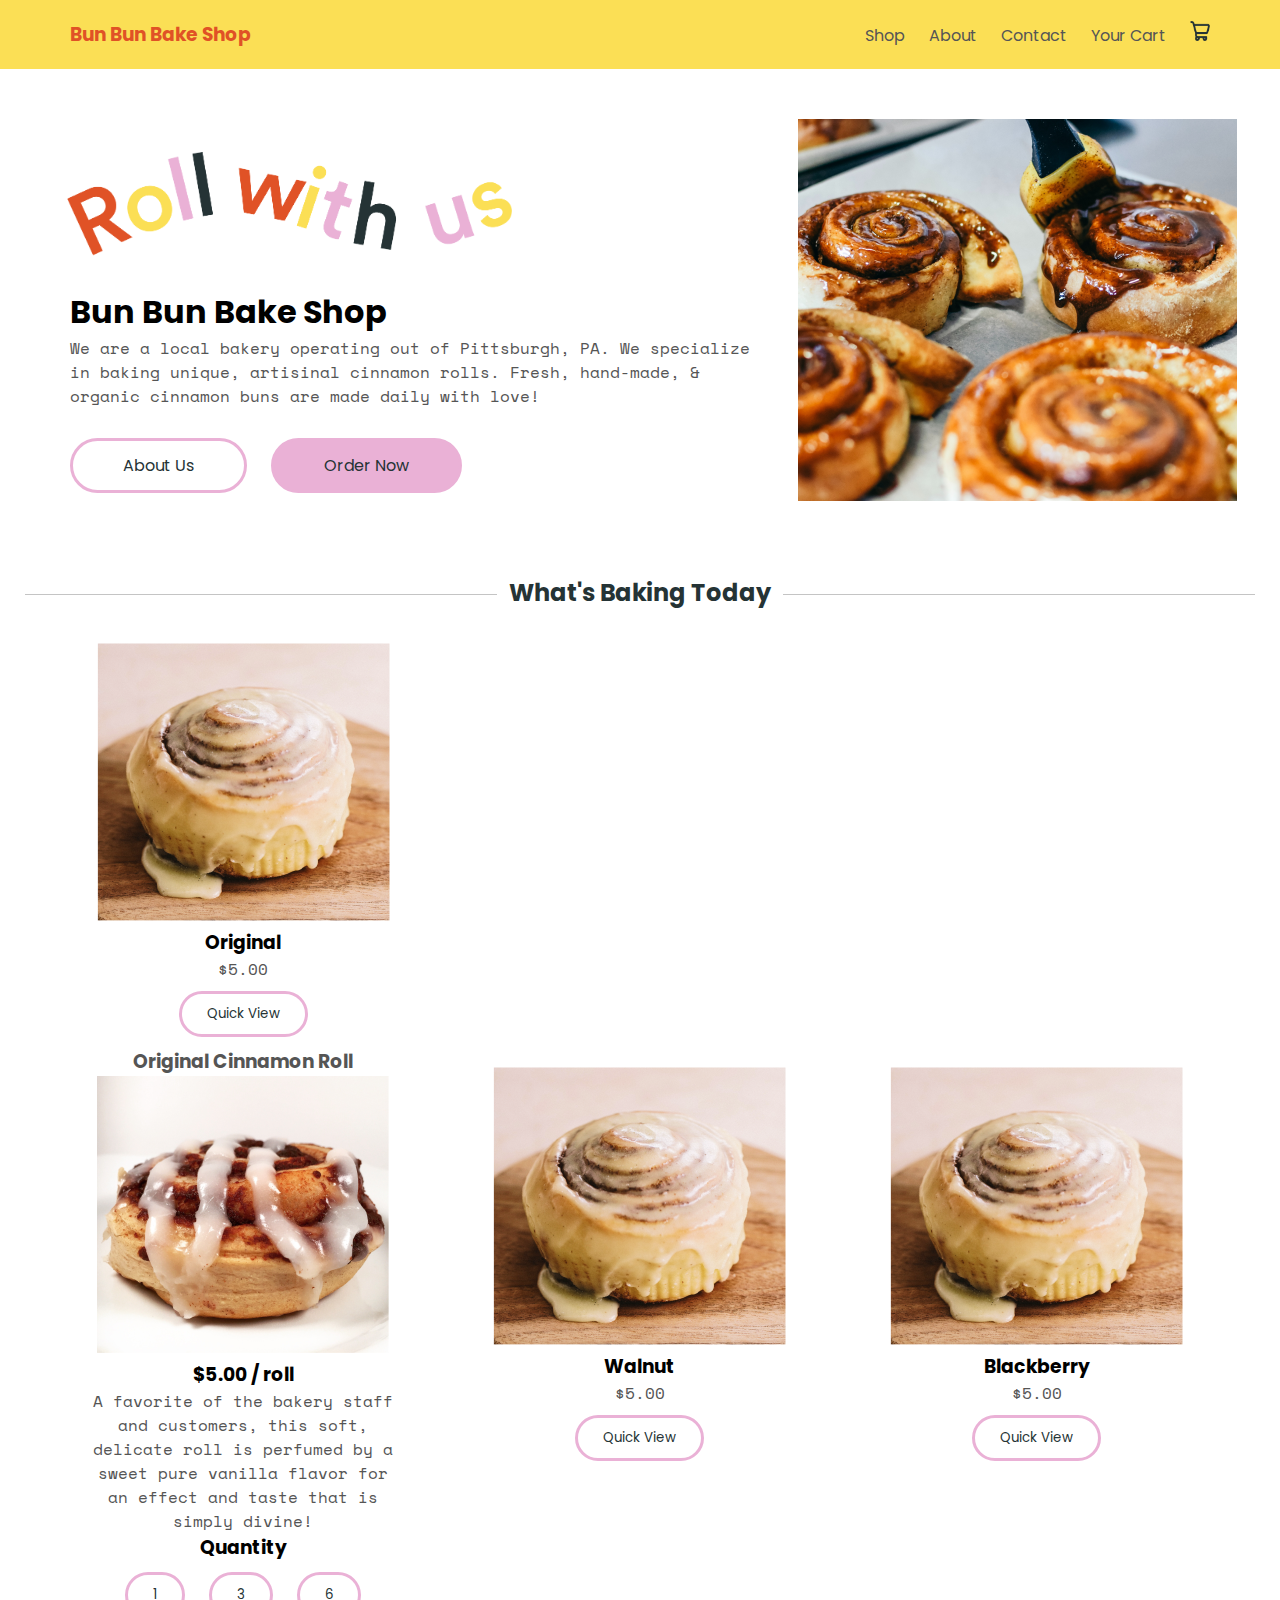
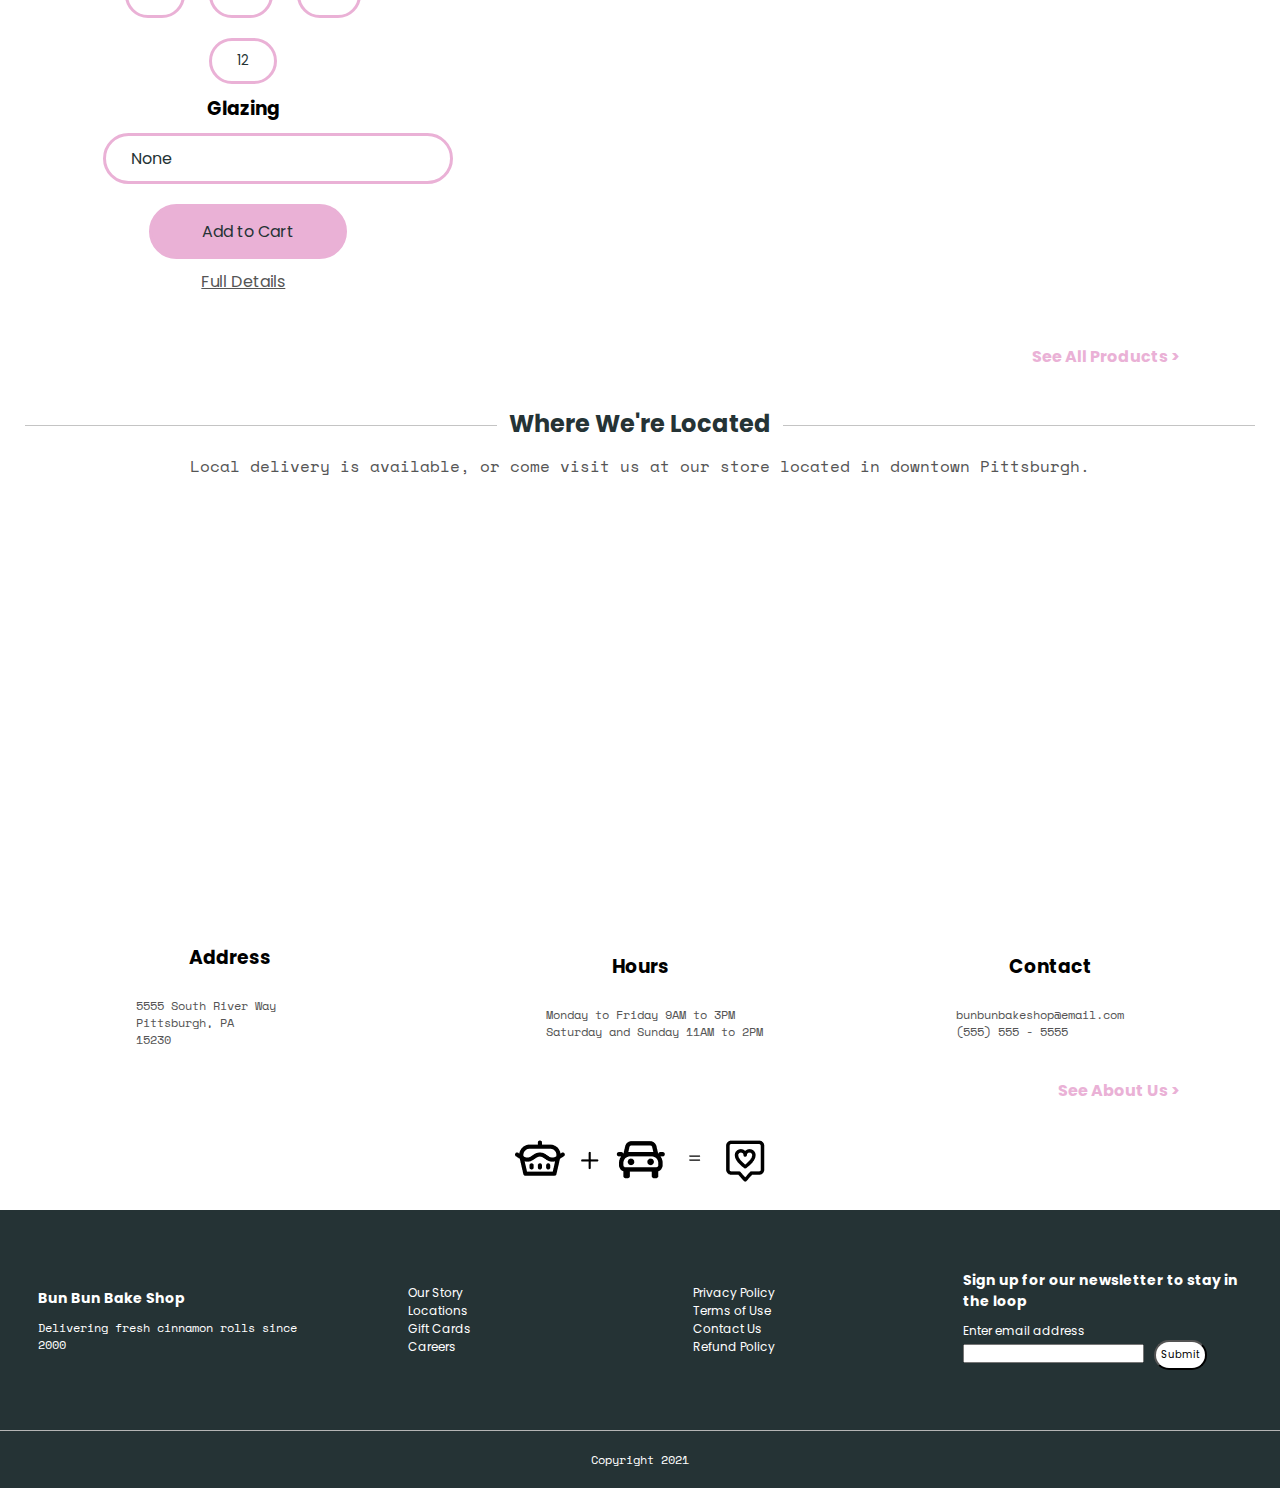
<file: index.html>
<!DOCTYPE html>
<html lang="en">
<head>
	<meta charset="UTF-8">
	<title>Bun Bun Bake Shop!</title>
	<link rel="stylesheet" href="css/Assignment5style.css">
	<script src="js/Assignment5_js.js"></script>
	<!------Google Fonts----------->
	<link rel="preconnect" href="https://fonts.googleapis.com">
	<link rel="preconnect" href="https://fonts.gstatic.com" crossorigin>
	<link rel="stylesheet" href="https://fonts.googleapis.com/css2?family=Poppins:wght@400;500;600;700&display=swap"> 
	<link rel="stylesheet" href="https://fonts.googleapis.com/css2?family=Space+Mono&display=swap">
</head>
<body>


	<div class="header">
	<div class ="container">

		<!------Navigation Bar----------->
		<div class="navbar">
			<div class="logo">
				<!---- Logo image: <img src="assets/BBBSLogo.png" alt="Bun Bun Bake Shop">--->
				<h3>Bun Bun Bake Shop</h3>
			</div>
				<nav>
					<ul>
						<li><a href="Assignment5_Products.html">Shop</a></li>
						<li><a href="">About</a></li>
						<li><a href="Assignment5_Contact.html">Contact</a></li>
						<li><a href="">Your Cart</a></li>
					</ul>
				<img class="cart-icon" src="assets/CartIcon.png" width="20px" height="20px">
				</nav>
		</div>

		<!------Intro Section----------->

		<div class="row">
			<div class="col-60p">
				<img class="slogan" src="assets/RollWithUs_v2.png" alt="Roll with us">
				<div class="introduction">
					<h1> Bun Bun Bake Shop</h1>
					<p>We are a local bakery operating out of Pittsburgh, PA. We specialize in baking unique, artisinal cinnamon rolls. Fresh, hand-made, & organic cinnamon buns are made daily with love!</p>
					<a href="" class="btn2">About Us</a>
					<a href="Assignment5_Products.html" class="btn">Order Now</a>
				</div>
			</div>

			<div class="col-40p">
				<div style="padding:30px">
				<img src="assets/CinBun_hero.png" alt="Cinnamon Bun Home Page Picture">
				</div>
			</div>
		</div>	
	</div>

	<!------What's Baking Today Section----------->
	<div class="baking-today">
		<h2 class="title">What's Baking Today</h2>
		<div class="row" style="padding:20px">
			<!------<img id="bs-sticker-home" src="assets/BestSellerSticker.png"> ---->
			<div class="col-3">
				<a href="Assignment5_ProductDetails.html"><img class="CinBun" src="assets/CinBun.png" alt="Cinnamon Bun Original Flavor"></a>
				<h3>Original</h3>
				<p>$5.00</p>
				<button class="Quick-View-Home-Button" onclick="on()">Quick View</button>

				<!---------- Quick View Pop-Up ----------->

					<div id="overlay" onclick="off()">
						<div id="text">
							<a href="Assignment5_ProductDetails.html" id="quick-view-header">
									<h3>Original Cinnamon Roll</h3>
							</a>
							<div id="quick-view-description">
								<div class="CinBun-Quick-View-img">
									<img src="assets/CinBun_QuickView.png" alt="Cinnamon Bun Original Flavor Quick View">
								</div>
								<div class="CinBun-Quick-View-text">
									<h3>$5.00 / roll</h3>
									<p>A favorite of the bakery staff and customers, this soft, delicate roll is perfumed by a sweet pure vanilla flavor for an effect and taste that is simply divine!</p>
								</div>
							</div>
									
								<h3>Quantity</h3>
									<button class="quantity-btn-quick-view">1</button>
									<button class="quantity-btn-quick-view">3</button>
									<button class="quantity-btn-quick-view">6</button>
									<button class="quantity-btn-quick-view">12</button>
								<h3>Glazing</h3>
									<div class="dropdown">
									  <button onclick="myFunction()" class="drop-btn">None</button>
									  <div id="myDropdown" class="dropdown-content">
									    <a href="#">Sugar-Milk</a>
									    <a href="#">Vanilla-Milk</a>
									    <a href="#">Double Chocolate</a>
									  </div>
									</div>
								<a href="" class="btn">Add to Cart</a>
									<br>
								<a href="Assignment5_ProductDetails.html"><u>Full Details</u></a>
						</div>

				<!------ End of Quick View Pop Up ----------->
						
				</div>
			</div>
			<div class="col-3">
				<img class="CinBun" src="assets/CinBun.png" alt="Cinnamon Bun Walnut Flavor">
				<h3>Walnut</h3>
				<p>$5.00</p>
				<button class="Quick-View-Home-Button">Quick View</button>

			</div>
			<div class="col-3">
				<img class="CinBun" src="assets/CinBun.png" alt="Cinnamon Bun Blackberry Flavor">
				<h3>Blackberry</h3>
				<p>$5.00</p>
				<button class="Quick-View-Home-Button">Quick View</button>
			</div>
		</div>
	<a class="quicklink" href="">See All Products ></a>
	</div>

	<!------Where We're Located Section----------->

	<div class="located">
		<h2 class="title">Where We're Located</h2>
		<div class="row">
			<p>Local delivery is available, or come visit us at our store located in downtown Pittsburgh.</p>
			 <iframe src="https://www.google.com/maps/embed?pb=!1m14!1m12!1m3!1d13687.922801774816!2d-79.97016546578811!3d40.437750480097286!2m3!1f0!2f0!3f0!3m2!1i1024!2i768!4f13.1!5e0!3m2!1sen!2sus!4v1632497418060!5m2!1sen!2sus" width="1080" height="450" style="border:0;padding-top:20px;display:block;" allowfullscreen="" loading="lazy"></iframe>
			<div class="col-3">
				<h3>Address</h3>
				<p>5555 South River Way<br>Pittsburgh, PA<br>15230</p>
			</div>
			<div class="col-3">
				<h3>Hours</h3>
				<p>Monday to Friday 9AM to 3PM<br>Saturday and Sunday 11AM to 2PM</p>
			</div>
			<div class="col-3">
				<h3>Contact</h3>
				<p>bunbunbakeshop@email.com<br>(555) 555 - 5555</p>
			</div>
		
		</div>
		<a class="quicklink" href="">See About Us ></a>
	</div>

	<div class="bun-car-heart-icons">
		<center><img src="assets/BunCarHeartIcons.png" alt="car heart and bun icon"></center>
	</div>


	<!------Footer Section----------->

	<div class="footer">
		<div class="container">
		<div class="row">
				<div class="footer-col-1">
					<h3>Bun Bun Bake Shop</h3>
					<p>Delivering fresh cinnamon rolls since 2000</p>
				</div>
				<div class="footer-col-2">
					<ul>
						<li>Our Story</li>
						<li>Locations</li>
						<li>Gift Cards</li>
						<li>Careers</li>
					</ul>
				</div>
				<div class="footer-col-3">
					<ul>
						<li>Privacy Policy</li>
						<li>Terms of Use</li>
						<li>Contact Us</li>
						<li>Refund Policy</li>
					</ul>
				</div>
				<div class="footer-col-4">
					<h3>Sign up for our newsletter to stay in the loop</h3>
					<label for="email">Enter email address</label>
					<input type="email" id="email" name="email"><button>Submit</button>
				</div>
		</div>
		<hr>
		<p class="copyright">Copyright 2021</p>
	</div>


</div>




</body>
</html>
</file>
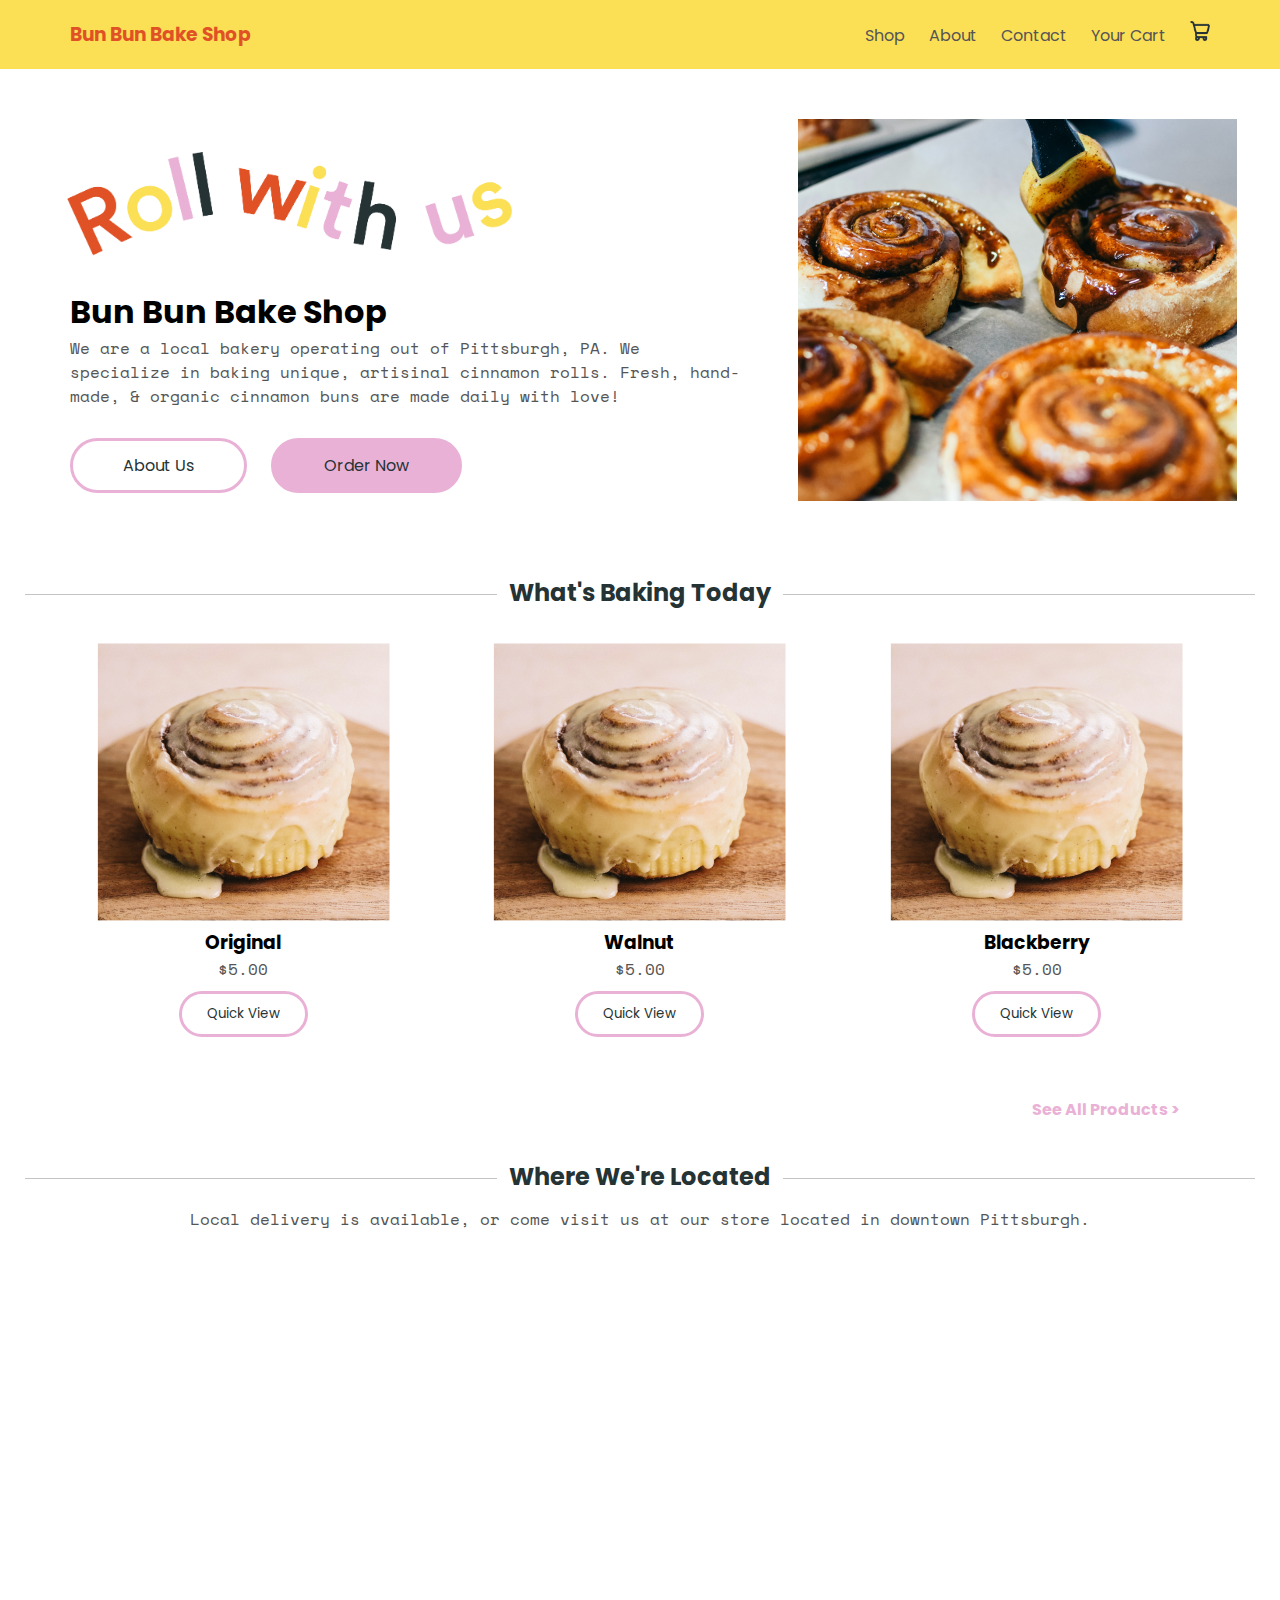
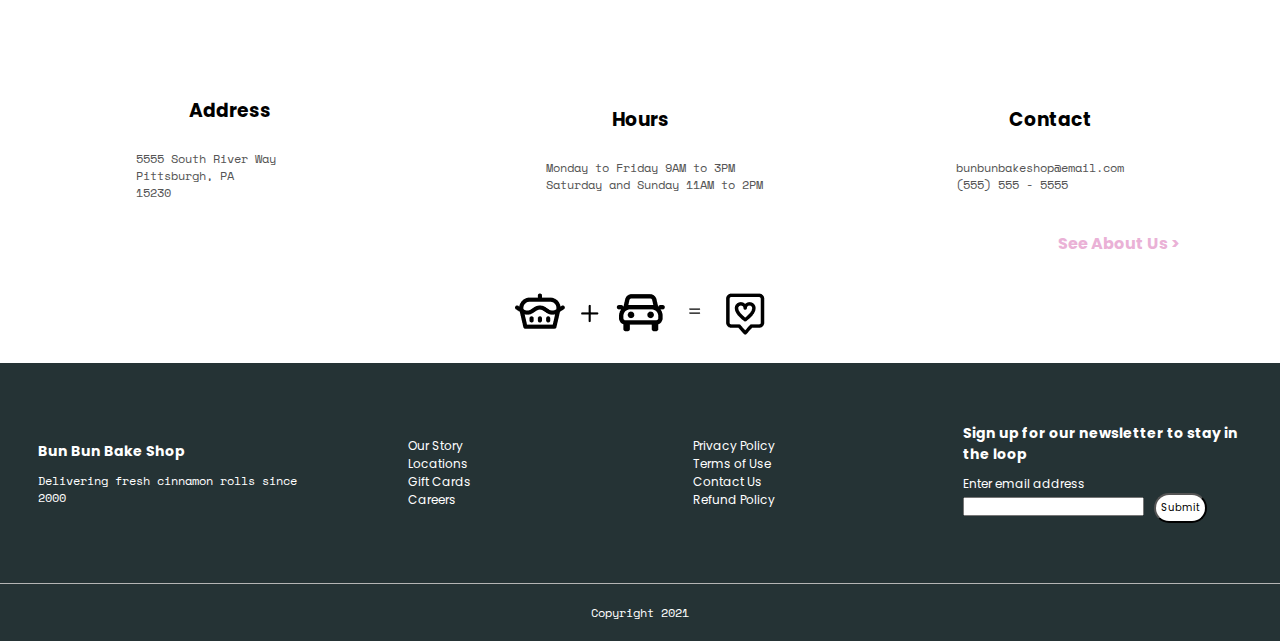
<file: Assignment_6A/index.html>
<!DOCTYPE html>
<html lang="en">
<head>
	<meta charset="UTF-8">
	<title>Bun Bun Bake Shop!</title>
	<link rel="stylesheet" href="css/Assignment5style.css">
	<script src="js/Assignment5_js.js"></script>
	<!------Google Fonts----------->
	<link rel="preconnect" href="https://fonts.googleapis.com">
	<link rel="preconnect" href="https://fonts.gstatic.com" crossorigin>
	<link rel="stylesheet" href="https://fonts.googleapis.com/css2?family=Poppins:wght@400;500;600;700&display=swap"> 
	<link rel="stylesheet" href="https://fonts.googleapis.com/css2?family=Space+Mono&display=swap">
</head>
<body>


<div class="header">

	<div class ="container">

		<!------Navigation Bar----------->
		<div class="navbar">
			<div class="logo">
				<!---- Logo image: <img src="assets/BBBSLogo.png" alt="Bun Bun Bake Shop">--->
				<h3>Bun Bun Bake Shop</h3>
			</div>
				<nav>
					<ul>
						<li><a href="Assignment5_Products.html">Shop</a></li>
						<li><a href="">About</a></li>
						<li><a href="Assignment5_Contact.html">Contact</a></li>
						<li><a href="Assignment6_ShoppingCart.html" id="your-cart">Your Cart</a></li>
					</ul>
				<img class="cart-icon" src="assets/CartIcon.png" width="20px" height="20px">
				</nav>
		</div>

		<!------Intro Section----------->

		<div class="row">
			<div class="col-60p">
				<img class="slogan" src="assets/RollWithUs_v2.png" alt="Roll with us">
				<div class="introduction">
					<h1> Bun Bun Bake Shop</h1>
					<p>We are a local bakery operating out of Pittsburgh, PA. We specialize in baking unique, artisinal cinnamon rolls. Fresh, hand-made, & organic cinnamon buns are made daily with love!</p>
					<a href="" class="btn2">About Us</a>
					<a href="Assignment5_Products.html" class="btn">Order Now</a>
				</div>
			</div>

			<div class="col-40p">
				<div style="padding:30px">
				<img src="assets/CinBun_hero.png" alt="Cinnamon Bun Home Page Picture">
				</div>
			</div>
		
	</div>
	</div>

	<!------What's Baking Today Section----------->
	<div class="baking-today">
		<h2 class="title">What's Baking Today</h2>
		<div class="row" style="padding:20px">
			<!------<img id="bs-sticker-home" src="assets/BestSellerSticker.png"> ---->
			<div class="col-3">
				<a href="Assignment5_ProductDetails.html"><img class="CinBun" src="assets/CinBun.png" alt="Cinnamon Bun Original Flavor"></a>
				<h3>Original</h3>
				<p>$5.00</p>
				<button class="Quick-View-Home-Button" onclick="on()">Quick View</button>

				<!---------- Quick View Pop-Up ----------->

					<div id="overlay" onclick="off()">
						<div id="text">
							<a href="Assignment5_ProductDetails.html" id="quick-view-header">
									<h3>Original Cinnamon Roll</h3>
							</a>
							<div id="quick-view-description">
								<div class="CinBun-Quick-View-img">
									<img src="assets/CinBun_QuickView.png" alt="Cinnamon Bun Original Flavor Quick View">
								</div>
								<div class="CinBun-Quick-View-text">
									<h3>$5.00 / roll</h3>
									<p>A favorite of the bakery staff and customers, this soft, delicate roll is perfumed by a sweet pure vanilla flavor for an effect and taste that is simply divine!</p>
								</div>
							</div>
									
								<h3>Quantity</h3>
									<button class="quantity-btn-quick-view">1</button>
									<button class="quantity-btn-quick-view">3</button>
									<button class="quantity-btn-quick-view">6</button>
									<button class="quantity-btn-quick-view">12</button>
								<h3>Glazing</h3>
									<div class="dropdown">
									  <button onclick="myFunction()" class="drop-btn">None</button>
									  <div id="myDropdown" class="dropdown-content">
									    <a href="#">Sugar-Milk</a>
									    <a href="#">Vanilla-Milk</a>
									    <a href="#">Double Chocolate</a>
									  </div>
									</div>
								<a href="" class="btn">Add to Cart</a>
									<br>
								<a href="Assignment5_ProductDetails.html"><u>Full Details</u></a>
						</div>

				<!------ End of Quick View Pop Up ----------->
						
				</div>
			</div>
			<div class="col-3">
				<img class="CinBun" src="assets/CinBun.png" alt="Cinnamon Bun Walnut Flavor">
				<h3>Walnut</h3>
				<p>$5.00</p>
				<button class="Quick-View-Home-Button">Quick View</button>

			</div>
			<div class="col-3">
				<img class="CinBun" src="assets/CinBun.png" alt="Cinnamon Bun Blackberry Flavor">
				<h3>Blackberry</h3>
				<p>$5.00</p>
				<button class="Quick-View-Home-Button">Quick View</button>
			</div>
		</div>
	<a class="quicklink" href="">See All Products ></a>
	</div>

	<!------Where We're Located Section----------->

	<div class="located">
		<h2 class="title">Where We're Located</h2>
		<div class="row">
			<p>Local delivery is available, or come visit us at our store located in downtown Pittsburgh.</p>
			 <iframe src="https://www.google.com/maps/embed?pb=!1m14!1m12!1m3!1d13687.922801774816!2d-79.97016546578811!3d40.437750480097286!2m3!1f0!2f0!3f0!3m2!1i1024!2i768!4f13.1!5e0!3m2!1sen!2sus!4v1632497418060!5m2!1sen!2sus" width="1080" height="450" style="border:0;padding-top:20px;display:block;" allowfullscreen="" loading="lazy"></iframe>
			<div class="col-3">
				<h3>Address</h3>
				<p>5555 South River Way<br>Pittsburgh, PA<br>15230</p>
			</div>
			<div class="col-3">
				<h3>Hours</h3>
				<p>Monday to Friday 9AM to 3PM<br>Saturday and Sunday 11AM to 2PM</p>
			</div>
			<div class="col-3">
				<h3>Contact</h3>
				<p>bunbunbakeshop@email.com<br>(555) 555 - 5555</p>
			</div>
		
		</div>
		<a class="quicklink" href="">See About Us ></a>
	</div>

	<div class="bun-car-heart-icons">
		<center><img src="assets/BunCarHeartIcons.png" alt="car heart and bun icon"></center>
	</div>


	<!------Footer Section----------->

	<div class="footer">
		<div class="container">
		<div class="row">
				<div class="footer-col-1">
					<h3>Bun Bun Bake Shop</h3>
					<p>Delivering fresh cinnamon rolls since 2000</p>
				</div>
				<div class="footer-col-2">
					<ul>
						<li>Our Story</li>
						<li>Locations</li>
						<li>Gift Cards</li>
						<li>Careers</li>
					</ul>
				</div>
				<div class="footer-col-3">
					<ul>
						<li>Privacy Policy</li>
						<li>Terms of Use</li>
						<li>Contact Us</li>
						<li>Refund Policy</li>
					</ul>
				</div>
				<div class="footer-col-4">
					<h3>Sign up for our newsletter to stay in the loop</h3>
					<label for="email">Enter email address</label>
					<input type="email" id="email" name="email"><button>Submit</button>
				</div>
		</div>
		<hr>
		<p class="copyright">Copyright 2021</p>
	</div>


</div>




</body>
</html>
</file>
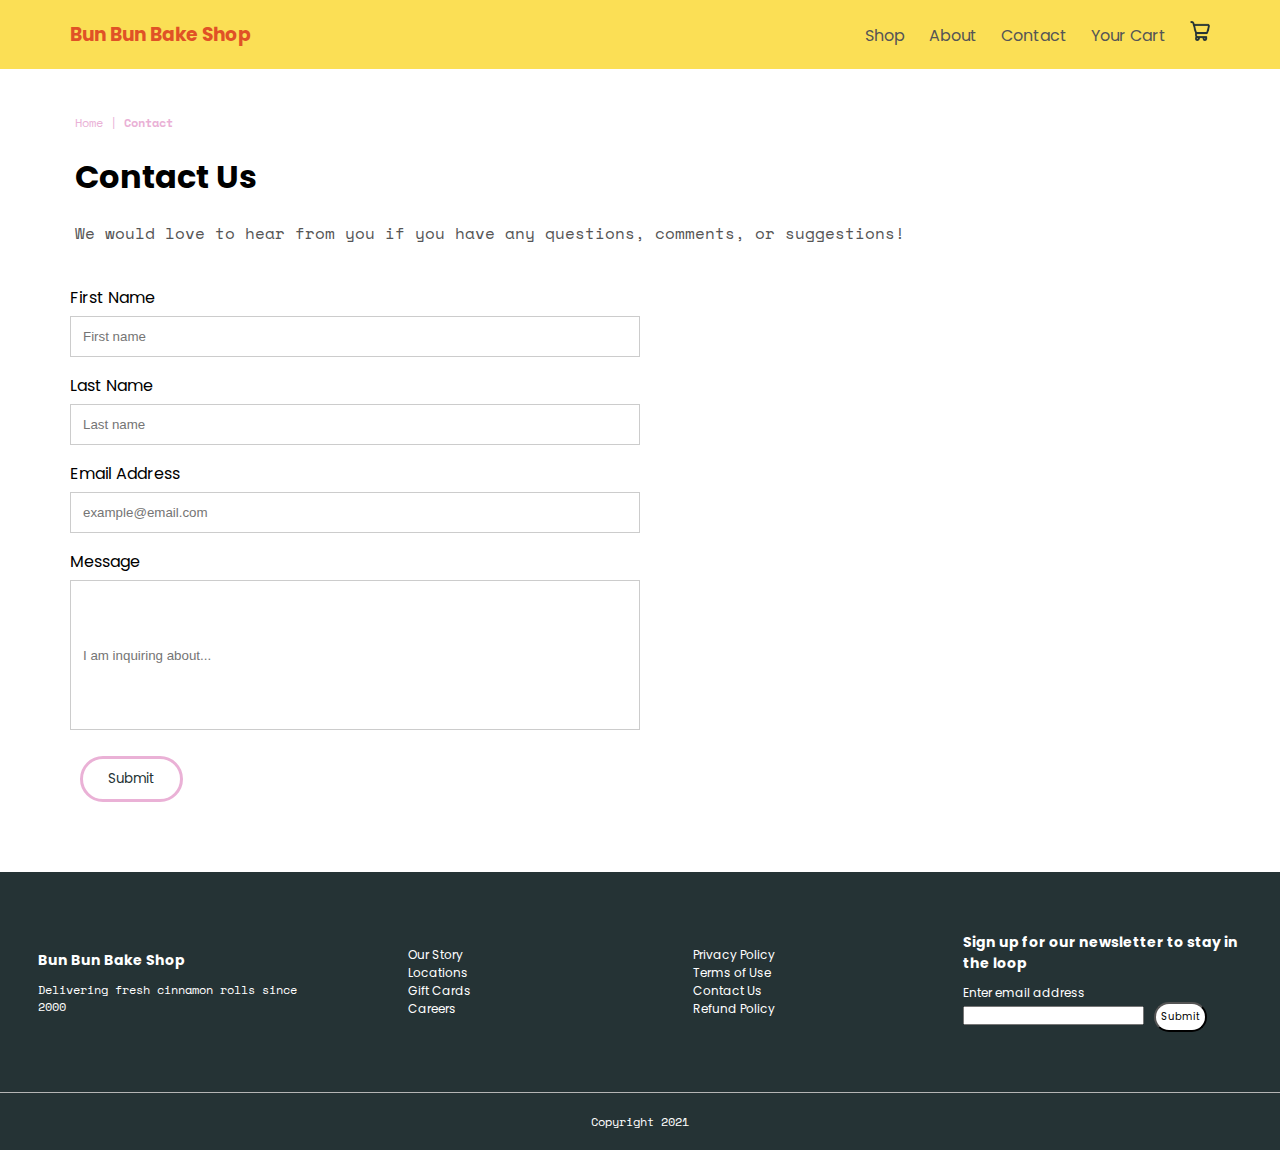
<file: Assignment5_Contact.html>
<!DOCTYPE html>
<html lang="en">
<head>
	<meta charset="UTF-8">
	<title>Bun Bun Bake Shop</title>
	<link rel="stylesheet" href="css/Assignment5style.css">
	<link rel="preconnect" href="https://fonts.googleapis.com">
	<link rel="preconnect" href="https://fonts.gstatic.com" crossorigin>
	<link rel="stylesheet" href="https://fonts.googleapis.com/css2?family=Poppins:wght@400;500;600;700&display=swap"> 
	<link rel="stylesheet" href="https://fonts.googleapis.com/css2?family=Space+Mono&display=swap">
</head>
<body>


	<div class="header">
	<div class ="container">

		<!------Navigation Bar----------->
		<div class="navbar">
			<div class="logo">
				<!---- Logo image: <img src="assets/BBBSLogo.png" alt="Bun Bun Bake Shop">--->
				<h3>Bun Bun Bake Shop</h3>
			</div>
				<nav>
					<ul>
						<li><a href="Assignment5_Products.html">Shop</a></li>
						<li><a href="">About</a></li>
						<li><a href="">Contact</a></li>
						<li><a href="">Your Cart</a></li>
					</ul>
				<img class="cart-icon" src="assets/CartIcon.png" width="20px" height="20px">
				</nav>
		</div>

		<!------Location Breadcrumbs Section----------->
		<div class="breadcrumbs">
			<p>
				<a href="index.html" class="location-breadcrumbs">Home | </a> 
				<a href="" class="location-breadcrumbs"><strong>Contact</strong></a>
			</p>
		</div>

		<!------Title Section----------->

		<div class="cinnamon-rolls-title">
			<h1>Contact Us</h1>
			<p>We would love to hear from you if you have any questions, comments, or suggestions!</p>
		</div>

		<div class="contact-us">

			<label for="first-name">First Name</label>
			<input type="text" id="first-name" name="first-name" placeholder="First name"></input>

			<label for="last-name">Last Name</label>
			<input type="text" id="last-name" name="last-name" placeholder="Last name"></input>

			<label for="email">Email Address</label>
			<input type="text" id="email-contact" name="email" placeholder="example@email.com"></input>

			<label for="message">Message</label>
			<input type="text" id="message" name="message" placeholder="I am inquiring about..."></input>

			<button>Submit</button>

		</div>



		<!------Footer Section----------->

			<div class="footer">
				<div class="container">
				<div class="row">
						<div class="footer-col-1">
							<h3>Bun Bun Bake Shop</h3>
							<p>Delivering fresh cinnamon rolls since 2000</p>
						</div>
						<div class="footer-col-2">
							<ul>
								<li>Our Story</li>
								<li>Locations</li>
								<li>Gift Cards</li>
								<li>Careers</li>
							</ul>
						</div>
						<div class="footer-col-3">
							<ul>
								<li>Privacy Policy</li>
								<li>Terms of Use</li>
								<li>Contact Us</li>
								<li>Refund Policy</li>
							</ul>
						</div>
						<div class="footer-col-4">
							<h3>Sign up for our newsletter to stay in the loop</h3>
							<label for="email">Enter email address</label>
							<input type="email" id="email" name="email"><button>Submit</button>
						</div>
				</div>
				<hr>
				<p class="copyright">Copyright 2021</p>
			</div>


		</div>
</file>
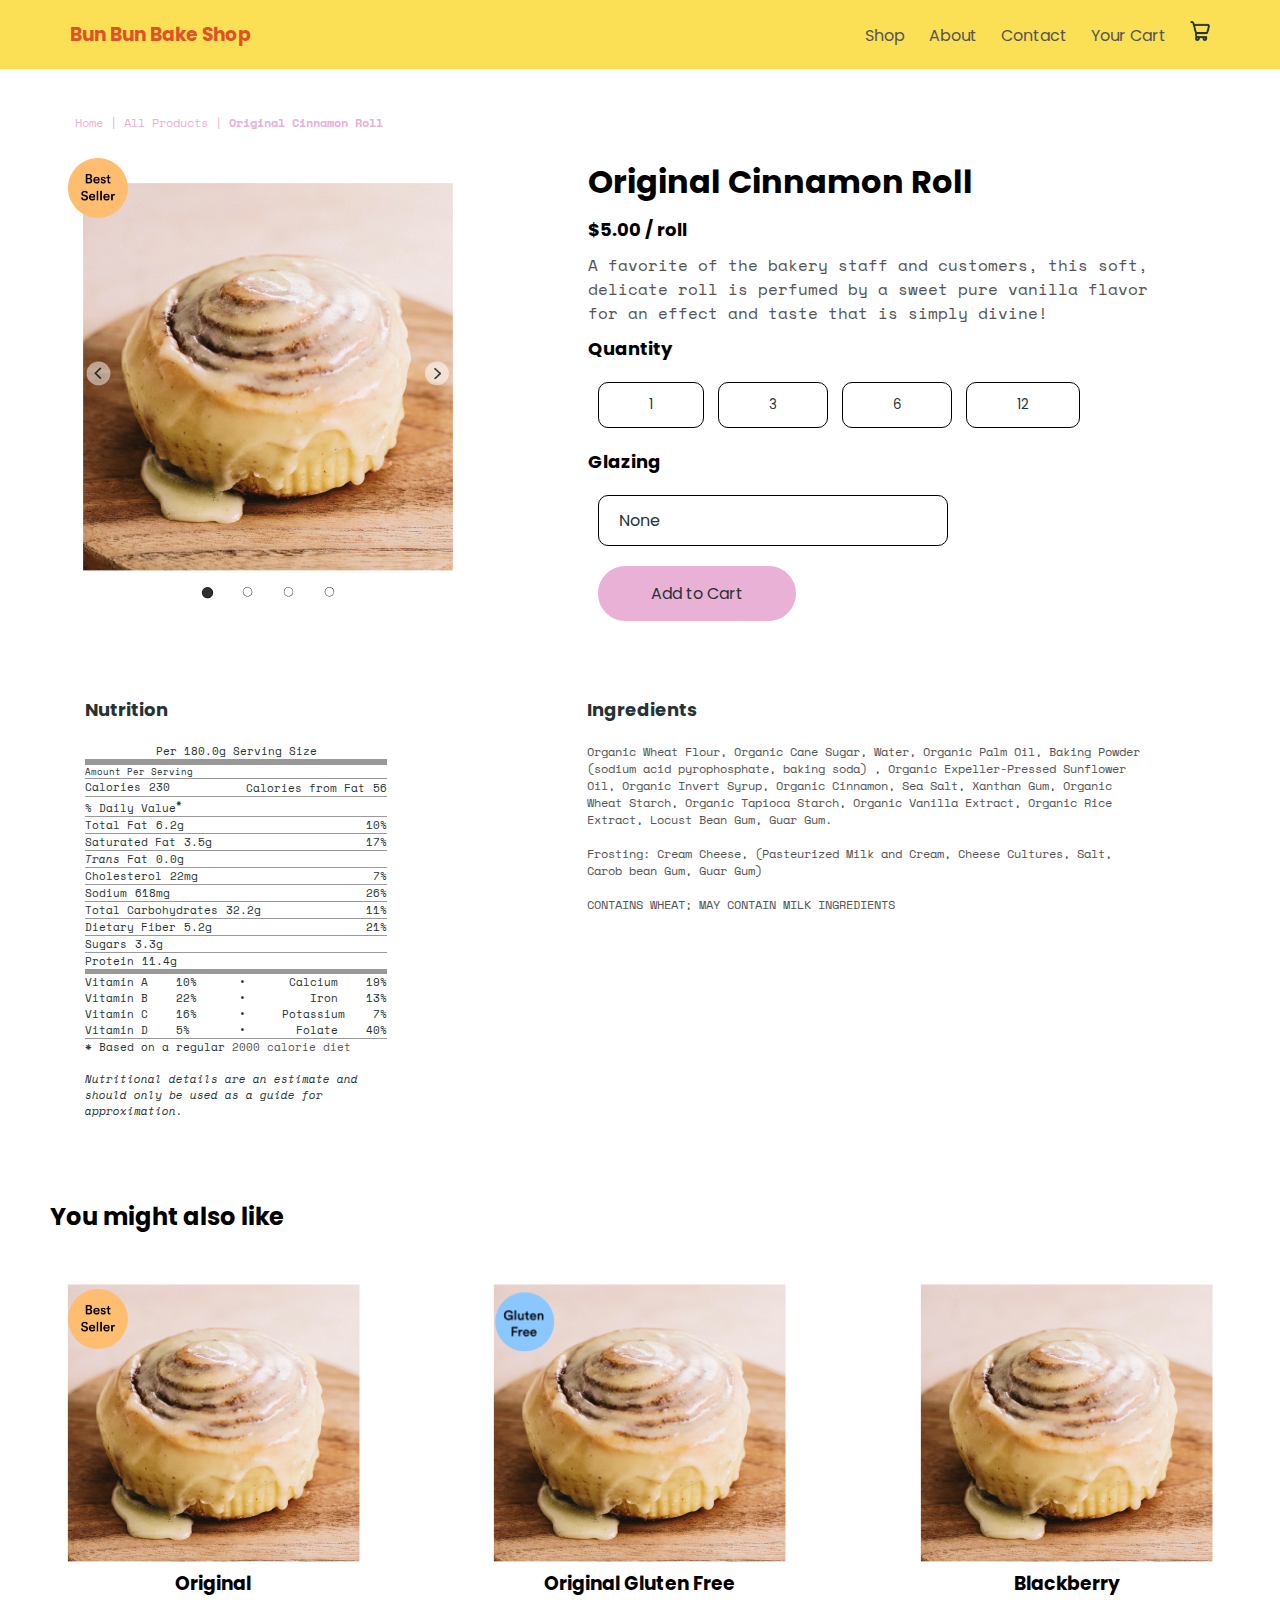
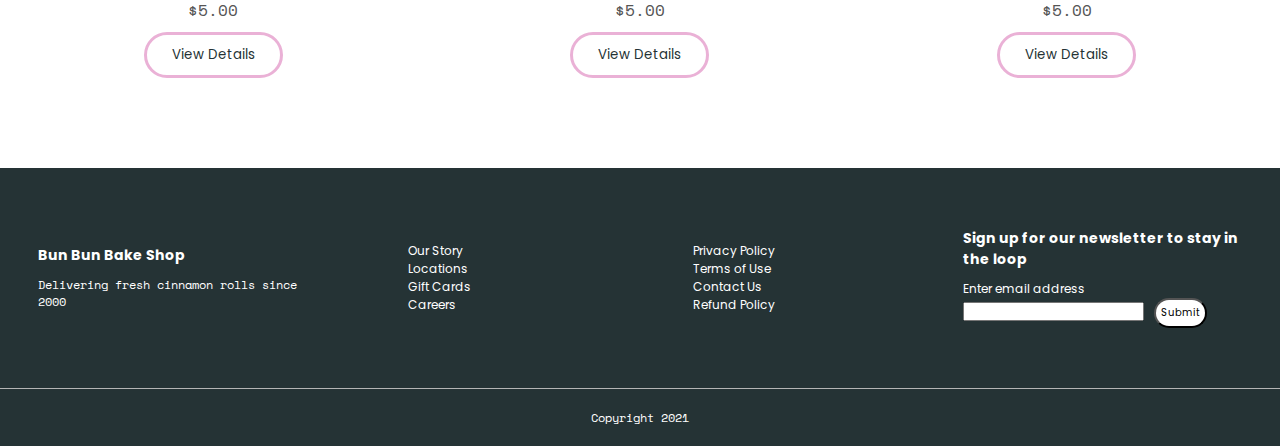
<file: Assignment5_ProductDetails.html>
<!DOCTYPE html>
<html lang="en">
<head>
	<meta charset="UTF-8">
	<title>Bun Bun Bake Shop</title>
	<link rel="stylesheet" href="css/Assignment5style.css">
	<link rel="preconnect" href="https://fonts.googleapis.com">
	<link rel="preconnect" href="https://fonts.gstatic.com" crossorigin>
	<link rel="stylesheet" href="https://fonts.googleapis.com/css2?family=Poppins:wght@400;500;600;700&display=swap"> 
	<link rel="stylesheet" href="https://fonts.googleapis.com/css2?family=Space+Mono&display=swap">
</head>
<body>


	<div class="header">
	<div class ="container">

		<!------Navigation Bar----------->
		<div class="navbar">
			<div class="logo">
				<!---- Logo image: <img src="assets/BBBSLogo.png" alt="Bun Bun Bake Shop">--->
				<h3>Bun Bun Bake Shop</h3>
			</div>
				<nav>
					<ul>
						<li><a href="index.html">Shop</a></li>
						<li><a href="">About</a></li>
						<li><a href="Assignment5_Contact.html">Contact</a></li>
						<li><a href="">Your Cart</a></li>
					</ul>
				<img class="cart-icon" src="assets/CartIcon.png" width="20px" height="20px">
				</nav>
		</div>

		<!------Location Breadcrumbs Section----------->
		<div class="breadcrumbs">
			<p>
				<a href="index.html" class="location-breadcrumbs">Home | </a> 
				<a href="Assignment5_Products.html" class="location-breadcrumbs">All Products | </a>
				<a href="" class="location-breadcrumbs"><strong>Original Cinnamon Roll</strong></a>
			</p>
		</div>

	</div>

		<!------Product Details Section----------->

		<div class="row">
			<div class="details-pic">
				<img id="bs-sticker-details" src="assets/BestSellerSticker.png" alt="Best Seller">
				<img src="assets/CinBunDetailsPage.png" alt="Cinnamon Bun Details Page Picture" class="CinBun-Details">
			</div>

			<div class="col-60p-details">
				<h1>Original Cinnamon Roll</h1>
					<h2>$5.00 / roll</h2>
					<p>A favorite of the bakery staff and customers, this soft, delicate roll is perfumed by a sweet pure vanilla flavor for an effect and taste that is simply divine!</p>
				<h2>Quantity</h2>
					<button class="quantity-btn">1</button>
					<button class="quantity-btn">3</button>
					<button class="quantity-btn">6</button>
					<button class="quantity-btn">12</button>
				<h2>Glazing</h2>
					<div class="dropdown">
					  <button onclick="myFunction()" class="drop-btn">None</button>
					  <div id="myDropdown" class="dropdown-content">
					    <a href="#">Sugar-Milk</a>
					    <a href="#">Vanilla-Milk</a>
					    <a href="#">Double Chocolate</a>
					  </div>
					</div>

				<a href="" class="btn">Add to Cart</a>

			</div>
		</div>	

		<!------Nutrition and Ingredients Details Section----------->
		<div class="details-container">
			<div class="col-60p-nutrition">
				<h1>Nutrition</h1>

				    <div id="nutritionfacts">
				        <table cellspacing="0" cellpadding="0">
				            <tbody>
				            <tr>
				                <td><div class="serving">Per 180.0g Serving Size</div></td>
				            </tr>
				            <tr style="height: 5px">
				                <td bgcolor="#999999"></td>
				            </tr>
				            <tr>
				                <td style="font-size: 7pt"><div class="line">Amount Per Serving</div></td>
				            </tr>
				            <tr>
				                <td>
				                    <div class="line">
				                    <div class="label">Calories <div class="weight">230</div></div><div style="padding-top: 1px; float: right;" class="labellight">Calories from Fat <div class="weight">56</div></div>
				                    </div>
				                </td>
				            </tr>
				            <tr>
				                <td><div class="line"><div class="dvlabel">% Daily Value<sup>*</sup></div></div></td>
				            </tr>
				            <tr>
				                <td>
				                    <div class="line">
				                    <div class="label">Total Fat <div class="weight">6.2g</div></div>
				                    <div class="dv">10%</div>
				                    </div>
				                </td>
				            </tr>
				                        <tr>
				                <td class="indent">
				                    <div class="line">
				                    <div class="labellight">Saturated Fat <div class="weight">3.5g</div></div>
				                    <div class="dv">17%</div>
				                    </div>
				                </td>
				            </tr>
				                        <tr>
				                <td class="indent">
				                    <div class="line">
				                    <div class="labellight"><i>Trans</i> Fat <div class="weight">0.0g</div></div>
				                    </div>
				                </td>
				            </tr>
				                        <tr>
				                <td>
				                    <div class="line">
				                    <div class="label">Cholesterol <div class="weight">22mg</div></div>
				                    <div class="dv">7%</div>
				                    </div>
				                </td>
				            </tr>
				                        <tr>
				                <td>
				                    <div class="line">
				                    <div class="label">Sodium <div class="weight">618mg</div></div>
				                    <div class="dv">26%</div>
				                    </div>
				                </td>
				            </tr>
				                        <tr>
				                <td>
				                    <div class="line">
				                    <div class="label">Total Carbohydrates <div class="weight">32.2g</div></div>
				                    <div class="dv">11%</div>
				                    </div>
				                </td>
				            </tr>
				                        <tr>
				                <td class="indent">
				                    <div class="line">
				                    <div class="labellight">Dietary Fiber <div class="weight">5.2g</div></div>
				                    <div class="dv">21%</div>
				                </div></td>
				            </tr>
				                        <tr>
				                <td class="indent">
				                    <div class="line">
				                    <div class="labellight">Sugars <div class="weight">3.3g</div></div>
				                    </div>
				                </td>
				            </tr>
				                        <tr>
				                <td>
				                    <div class="line">
				                    <div class="label">Protein <div class="weight">11.4g</div>
				                    </div>
				                </div></td>
				            </tr>
				            <tr style="height: 5px">
				                <td bgcolor="#999999"></td>
				            </tr>
				                        <tr>
				                <td>
				                    <table cellspacing="0" cellpadding="0" border="0" class="vitamins">
				                    <tbody>
				                    <tr>
				                        <td>Vitamin A &nbsp;&nbsp; 10%</td>
				                        <td align="center">•</td>
				                        <td align="right">Calcium &nbsp;&nbsp; 19%</td>
				                    </tr>
				                    <tr>
				                        <td>Vitamin B &nbsp;&nbsp; 22%</td>
				                        <td align="center">•</td>
				                        <td align="right">Iron &nbsp;&nbsp; 13%</td>
				                    </tr>
				                    <tr>
				                        <td>Vitamin C &nbsp;&nbsp; 16%</td>
				                        <td align="center">•</td>
				                        <td align="right">Potassium &nbsp;&nbsp; 7%</td>
				                    </tr>
				                    <tr>
				                        <td>Vitamin D &nbsp;&nbsp; 5%</td>
				                        <td align="center">•</td>
				                        <td align="right">Folate &nbsp;&nbsp; 40%</td>
				                    </tr>                        
				                    </tbody></table>
				                </td>
				            </tr>
				                        <tr>
				                <td><div class="line">
				                <div class="labellight">* Based on a regular <a href="#">2000 calorie diet</a>
				                <br><br><i>Nutritional details are an estimate and should only be used as a guide for approximation.</i>
				                </div>
				                </div>
				                </td>
				            </tr>
				        </tbody></table>
    				</div>



			</div>

			<div class="col-60p-ingredients">
				<h1>Ingredients</h1>
				<p>Organic Wheat Flour, Organic Cane Sugar, Water, Organic Palm Oil, Baking Powder (sodium acid pyrophosphate, baking soda) , Organic Expeller-Pressed Sunflower Oil, Organic Invert Syrup, Organic Cinnamon, Sea Salt, Xanthan Gum, Organic Wheat Starch, Organic Tapioca Starch, Organic Vanilla Extract, Organic Rice Extract, Locust Bean Gum, Guar Gum.
				<br>
				<br>
				Frosting: Cream Cheese, (Pasteurized Milk and Cream, Cheese Cultures, Salt, Carob bean Gum, Guar Gum)
				<br>
				<br>
				CONTAINS WHEAT; MAY CONTAIN MILK INGREDIENTS</p>
			</div>

		</div>

<!------Additional Products Section----------->

	<div class="you-might-like">
		<h2>You might also like</h2>
	</div>


	<div class="cinnamon-rolls-products" style="padding-bottom: 50px;">
			<div class="row">
				<div class="col-3">
					<img id="bs-sticker" src="assets/BestSellerSticker.png" alt="Best Seller">
					<a href="Assignment5_ProductDetails.html"><img class="CinBun" src="assets/CinBun.png" alt="Cinnamon Bun Original Flavor"></a>
					<h3>Original</h3>
					<p>$5.00</p>
					<a href="Assignment5_ProductDetails.html"><button class="Quick-View-Home-Button">View Details</button></a>
				</div>
				<div class="col-3">
					<img id="bs-sticker" src="assets/GlutenFreeSticker.png" alt="Gluten Free">
					<img class="CinBun" src="assets/CinBun.png" alt="Cinnamon Bun Original Gluten Free Flavor">
					<h3>Original Gluten Free</h3>
					<p>$5.00</p>
					<button class="Quick-View-Home-Button">View Details</button>
				</div>
				<div class="col-3">
					<img class="CinBun" src="assets/CinBun.png" alt="Cinnamon Bun Blackberry Flavor">
					<h3>Blackberry</h3>
					<p>$5.00</p>
					<button class="Quick-View-Home-Button">View Details</button>
				</div>
			</div>
	</div>

<!------Footer Section----------->

	<div class="footer">
		<div class="container">
		<div class="row">
				<div class="footer-col-1">
					<h3>Bun Bun Bake Shop</h3>
					<p>Delivering fresh cinnamon rolls since 2000</p>
				</div>
				<div class="footer-col-2">
					<ul>
						<li>Our Story</li>
						<li>Locations</li>
						<li>Gift Cards</li>
						<li>Careers</li>
					</ul>
				</div>
				<div class="footer-col-3">
					<ul>
						<li>Privacy Policy</li>
						<li>Terms of Use</li>
						<li>Contact Us</li>
						<li>Refund Policy</li>
					</ul>
				</div>
				<div class="footer-col-4">
					<h3>Sign up for our newsletter to stay in the loop</h3>
					<label for="email">Enter email address</label>
					<input type="email" id="email" name="email"><button>Submit</button>
				</div>
		</div>
		<hr>
		<p class="copyright">Copyright 2021</p>
	</div>
</file>
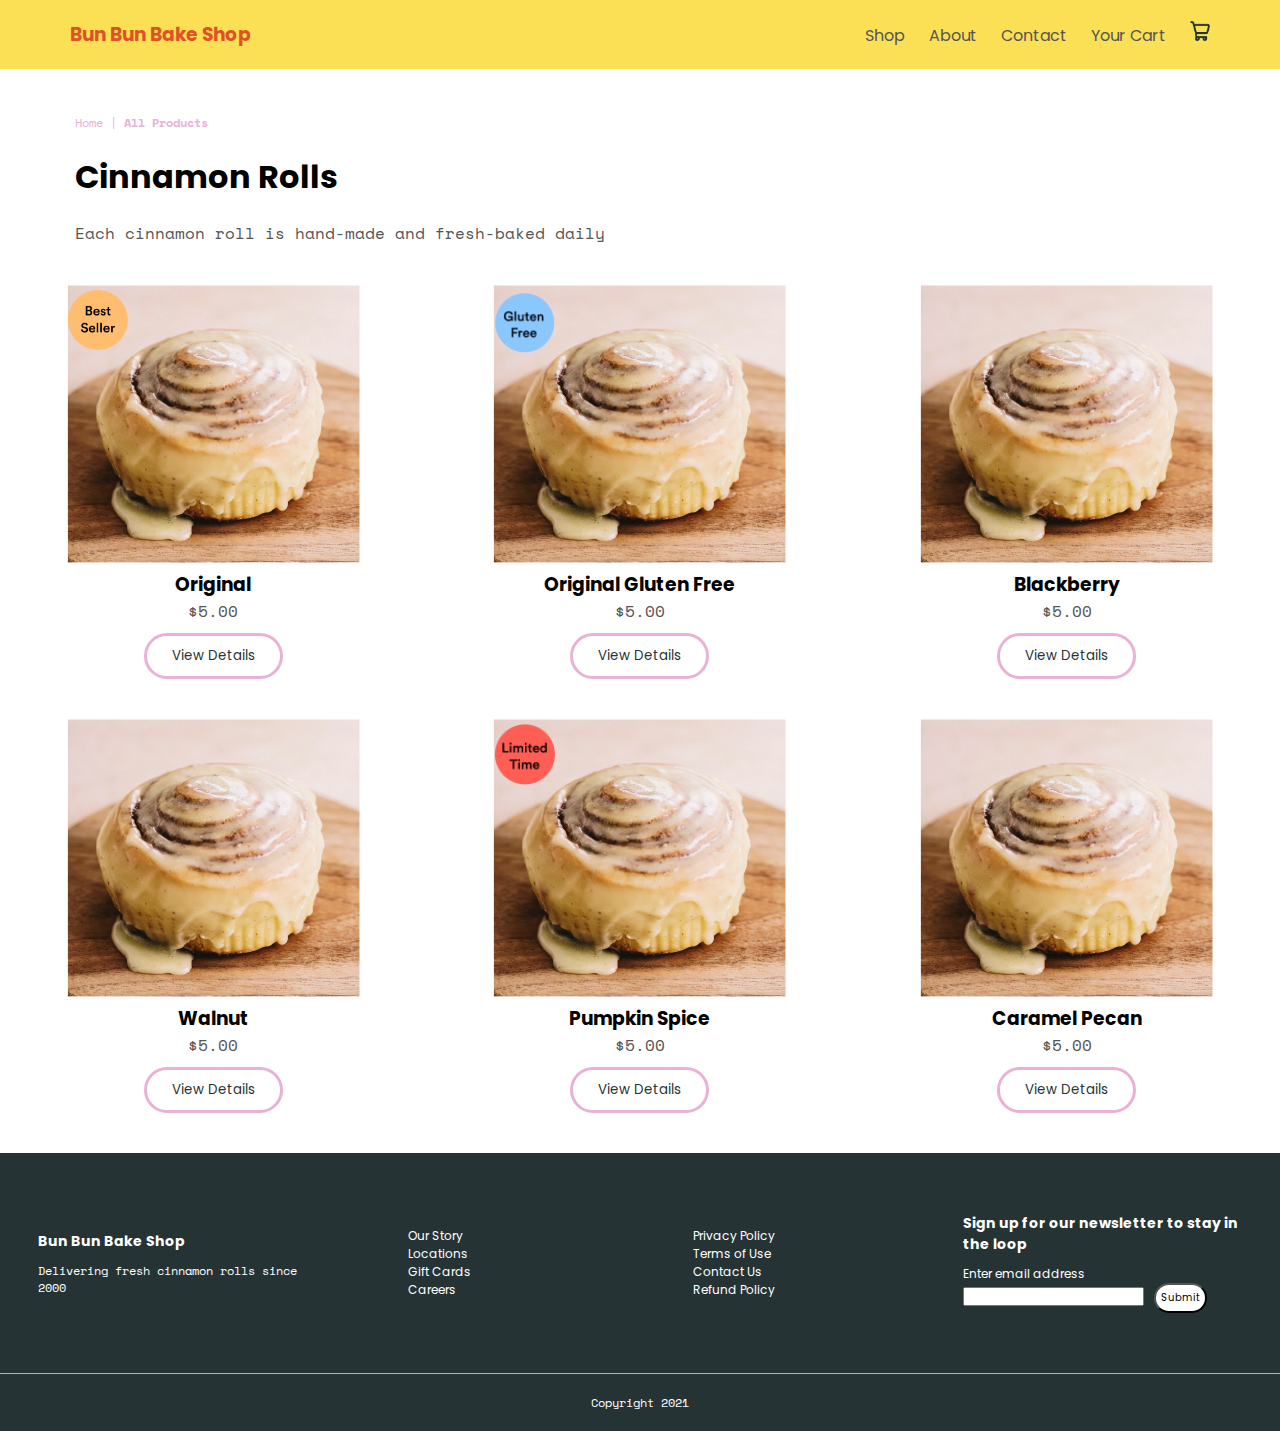
<file: Assignment5_Products.html>
<!DOCTYPE html>
<html lang="en">
<head>
	<meta charset="UTF-8">
	<title>Bun Bun Bake Shop</title>
	<link rel="stylesheet" href="css/Assignment5style.css">
	<link rel="preconnect" href="https://fonts.googleapis.com">
	<link rel="preconnect" href="https://fonts.gstatic.com" crossorigin>
	<link rel="stylesheet" href="https://fonts.googleapis.com/css2?family=Poppins:wght@400;500;600;700&display=swap"> 
	<link rel="stylesheet" href="https://fonts.googleapis.com/css2?family=Space+Mono&display=swap">
</head>
<body>


	<div class="header">
	<div class ="container">

		<!------Navigation Bar----------->
		<div class="navbar">
			<div class="logo">
				<!---- Logo image: <img src="assets/BBBSLogo.png" alt="Bun Bun Bake Shop">--->
				<h3>Bun Bun Bake Shop</h3>
			</div>
				<nav>
					<ul>
						<li><a href="">Shop</a></li>
						<li><a href="">About</a></li>
						<li><a href="">Contact</a></li>
						<li><a href="">Your Cart</a></li>
					</ul>
				<img class="cart-icon" src="assets/CartIcon.png" width="20px" height="20px">
				</nav>
		</div>

		<!------Location Breadcrumbs Section----------->
		<div class="breadcrumbs">
			<p>
				<a href="index.html" class="location-breadcrumbs">Home | </a> 
				<a href="" class="location-breadcrumbs"><strong>All Products</strong></a>
			</p>
		</div>

		<!------Title Section----------->

		<div class="cinnamon-rolls-title">
			<h1>Cinnamon Rolls</h1>
			<p>Each cinnamon roll is hand-made and fresh-baked daily</p>
		</div>

		<!------Product Images Section----------->
		<div class="cinnamon-rolls-products">
			<div class="row">
				<div class="col-3">
					<img id="bs-sticker" src="assets/BestSellerSticker.png" alt="Best Seller">
					<a href="Assignment5_ProductDetails.html"><img class="CinBun" src="assets/CinBun.png" alt="Cinnamon Bun Original Flavor"></a>
					<h3>Original</h3>
					<p>$5.00</p>
					<a href="Assignment5_ProductDetails.html"><button class="Quick-View-Home-Button">View Details</button></a>
				</div>
				<div class="col-3">
					<img id="bs-sticker" src="assets/GlutenFreeSticker.png" alt="Gluten Free">
					<img class="CinBun" src="assets/CinBun.png" alt="Cinnamon Bun Original Gluten Free Flavor">
					<h3>Original Gluten Free</h3>
					<p>$5.00</p>
					<button class="Quick-View-Home-Button">View Details</button>
				</div>
				<div class="col-3">
					<img class="CinBun" src="assets/CinBun.png" alt="Cinnamon Bun Blackberry Flavor">
					<h3>Blackberry</h3>
					<p>$5.00</p>
					<button class="Quick-View-Home-Button">View Details</button>
				</div>
			</div>

			<div class="row">
				<div class="col-3">
					<img class="CinBun" src="assets/CinBun.png" alt="Cinnamon Bun Walnut Flavor">
					<h3>Walnut</h3>
					<p>$5.00</p>
					<button class="Quick-View-Home-Button">View Details</button>
				</div>
				<div class="col-3">
					<img id="bs-sticker" src="assets/LimitedTimeSticker.png" alt="Limited Time Only">
					<img class="CinBun" src="assets/CinBun.png" alt="Cinnamon Bun Pumpkin Spice Flavor">
					<h3>Pumpkin Spice</h3>
					<p>$5.00</p>
					<button class="Quick-View-Home-Button">View Details</button>
				</div>
				<div class="col-3">
					<img class="CinBun" src="assets/CinBun.png" alt="Cinnamon Bun Caramel Pecan Flavor">
					<h3>Caramel Pecan</h3>
					<p>$5.00</p>
					<button class="Quick-View-Home-Button">View Details</button>
				</div>
			</div>
		</div>



	<!------Footer Section----------->

	<div class="footer">
		<div class="container">
		<div class="row">
				<div class="footer-col-1">
					<h3>Bun Bun Bake Shop</h3>
					<p>Delivering fresh cinnamon rolls since 2000</p>
				</div>
				<div class="footer-col-2">
					<ul>
						<li>Our Story</li>
						<li>Locations</li>
						<li>Gift Cards</li>
						<li>Careers</li>
					</ul>
				</div>
				<div class="footer-col-3">
					<ul>
						<li>Privacy Policy</li>
						<li>Terms of Use</li>
						<li>Contact Us</li>
						<li>Refund Policy</li>
					</ul>
				</div>
				<div class="footer-col-4">
					<h3>Sign up for our newsletter to stay in the loop</h3>
					<label for="email">Enter email address</label>
					<input type="email" id="email" name="email"><button>Submit</button>
				</div>
		</div>
		<hr>
		<p class="copyright">Copyright 2021</p>
	</div>
</file>
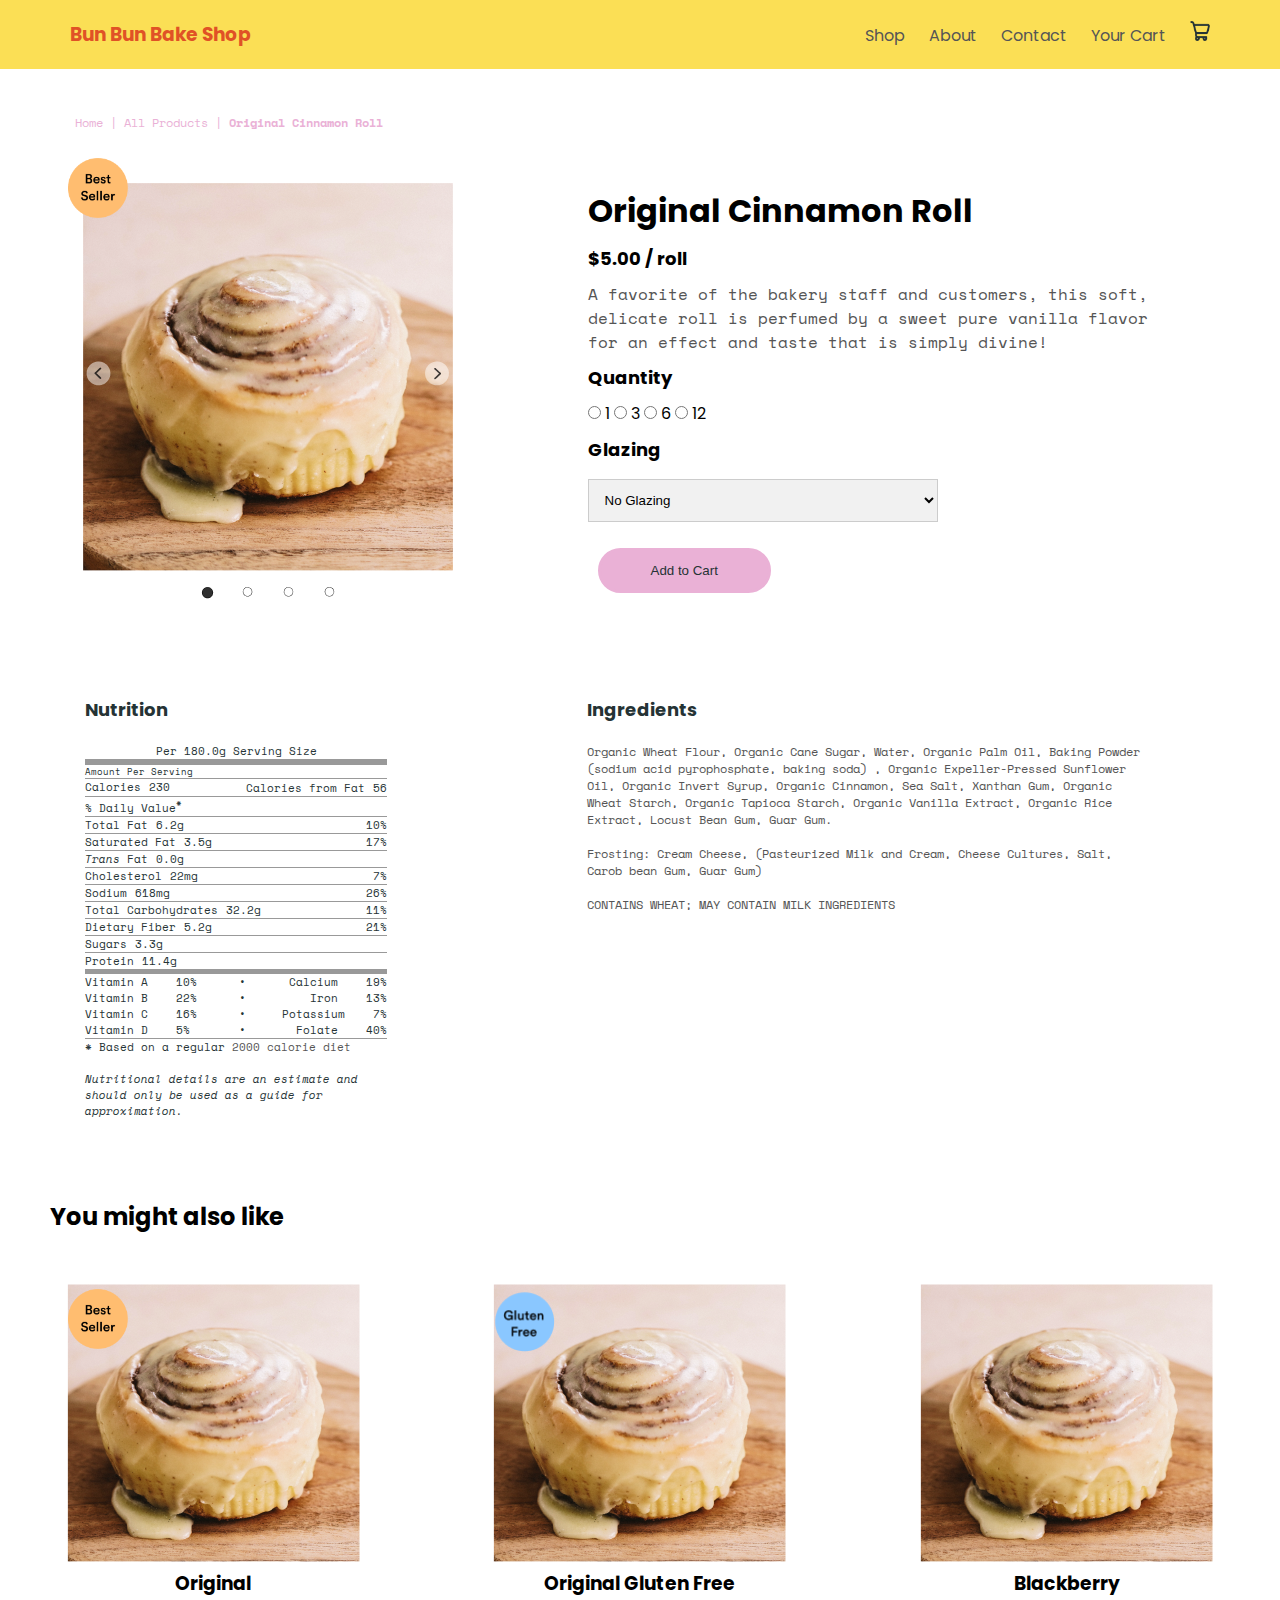
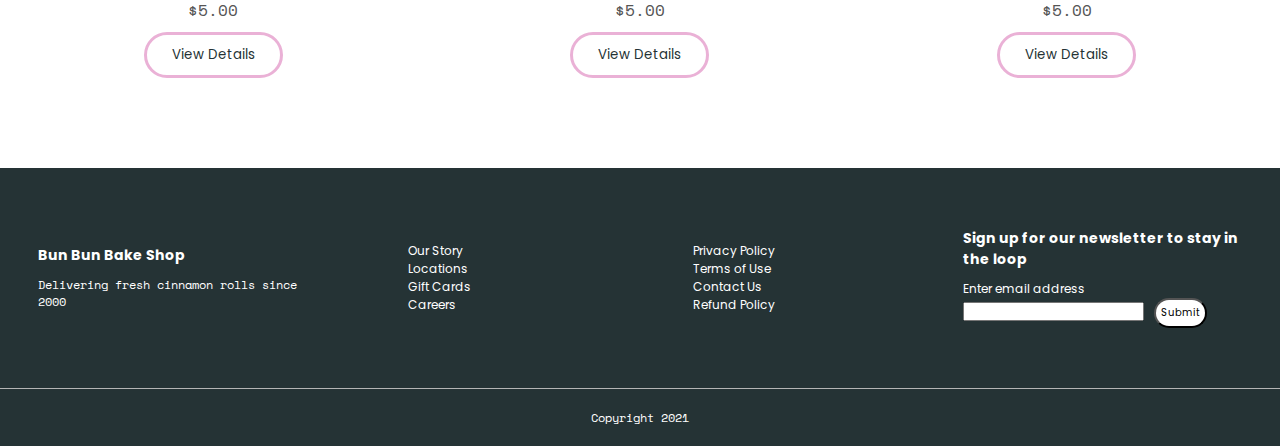
<file: Assignment_6A/Assignment5_ProductDetails.html>
<!DOCTYPE html>
<html lang="en">
<head>
	<meta charset="UTF-8">
	<title>Bun Bun Bake Shop</title>
	<link rel="stylesheet" href="css/Assignment5style.css">
	<script src="js/Assignment5_js.js"></script>
	<link rel="preconnect" href="https://fonts.googleapis.com">
	<link rel="preconnect" href="https://fonts.gstatic.com" crossorigin>
	<link rel="stylesheet" href="https://fonts.googleapis.com/css2?family=Poppins:wght@400;500;600;700&display=swap"> 
	<link rel="stylesheet" href="https://fonts.googleapis.com/css2?family=Space+Mono&display=swap">
</head>
<body>


	<div class="header">
	<div class ="container">

		<!------Navigation Bar----------->
		<div class="navbar">
			<div class="logo">
				<!---- Logo image: <img src="assets/BBBSLogo.png" alt="Bun Bun Bake Shop">--->
				<h3>Bun Bun Bake Shop</h3>
			</div>
				<nav>
					<ul>
						<li><a href="index.html">Shop</a></li>
						<li><a href="">About</a></li>
						<li><a href="Assignment5_Contact.html">Contact</a></li>
						<li><a href="Assignment6_ShoppingCart.html" id="your-cart">Your Cart</a></li>
					</ul>
				<img class="cart-icon" src="assets/CartIcon.png" width="20px" height="20px">
				</nav>
		</div>

		<!------Location Breadcrumbs Section----------->
		<div class="breadcrumbs">
			<p>
				<a href="index.html" class="location-breadcrumbs">Home | </a> 
				<a href="Assignment5_Products.html" class="location-breadcrumbs">All Products | </a>
				<a href="" class="location-breadcrumbs"><strong>Original Cinnamon Roll</strong></a>
			</p>
		</div>

	</div>

		<!------Product Details Section----------->

		<div class="row">
			<div class="details-pic">
				<img id="bs-sticker-details" src="assets/BestSellerSticker.png" alt="Best Seller">
				<img src="assets/CinBunDetailsPage.png" alt="Cinnamon Bun Details Page Picture" class="CinBun-Details">
			</div>

			<div class="col-60p-details">
				<h1 id ="title-result">Original Cinnamon Roll</h1>
				<h1 id="glazing-name"></h1>
					<h2>$5.00 / roll</h2>
					<p>A favorite of the bakery staff and customers, this soft, delicate roll is perfumed by a sweet pure vanilla flavor for an effect and taste that is simply divine!</p>
				
				<form id="product-selections">

					<h2>Quantity</h2>

						<input type="radio" name="quantity" value="1" id="radio-one" onclick="titleChange()"/>
						<label for="1">1</label>
						<input type="radio" name="quantity" value="3" id="radio-two" onclick="titleChange()"/>
						<label for="3">3</label>
						<input type="radio" name="quantity" value="6" id="radio-three" onclick="titleChange()"/>
						<label for="6">6</label>
						<input type="radio" name="quantity" value="12" id="radio-four" onclick="titleChange()"/>
						<label for="12">12</label>

					<h2>Glazing</h2>
					
						<div class="dropdown">
						  <select id="myDropdown" name="glazing" class="dropdown-content" onchange="titleChange2()">
						    <option value="none" >No Glazing</option>
						    <option value="sugar-milk" >Sugar-Milk</option>
						    <option value="vanilla-milk" >Vanilla-Milk</option>
						    <option value="double-chocolate" >Double Chocolate</option>
						  </select>
						</div>

					<button onclick="addToCart();showAlert();updateCartLink();" class="btn">Add to Cart</button>

				</form>

			</div>
		</div>	

		<!------Nutrition and Ingredients Details Section----------->
		<div class="details-container">
			<div class="col-60p-nutrition">
				<h1>Nutrition</h1>

				    <div id="nutritionfacts">
				        <table cellspacing="0" cellpadding="0">
				            <tbody>
				            <tr>
				                <td><div class="serving">Per 180.0g Serving Size</div></td>
				            </tr>
				            <tr style="height: 5px">
				                <td bgcolor="#999999"></td>
				            </tr>
				            <tr>
				                <td style="font-size: 7pt"><div class="line">Amount Per Serving</div></td>
				            </tr>
				            <tr>
				                <td>
				                    <div class="line">
				                    <div class="label">Calories <div class="weight">230</div></div><div style="padding-top: 1px; float: right;" class="labellight">Calories from Fat <div class="weight">56</div></div>
				                    </div>
				                </td>
				            </tr>
				            <tr>
				                <td><div class="line"><div class="dvlabel">% Daily Value<sup>*</sup></div></div></td>
				            </tr>
				            <tr>
				                <td>
				                    <div class="line">
				                    <div class="label">Total Fat <div class="weight">6.2g</div></div>
				                    <div class="dv">10%</div>
				                    </div>
				                </td>
				            </tr>
				                        <tr>
				                <td class="indent">
				                    <div class="line">
				                    <div class="labellight">Saturated Fat <div class="weight">3.5g</div></div>
				                    <div class="dv">17%</div>
				                    </div>
				                </td>
				            </tr>
				                        <tr>
				                <td class="indent">
				                    <div class="line">
				                    <div class="labellight"><i>Trans</i> Fat <div class="weight">0.0g</div></div>
				                    </div>
				                </td>
				            </tr>
				                        <tr>
				                <td>
				                    <div class="line">
				                    <div class="label">Cholesterol <div class="weight">22mg</div></div>
				                    <div class="dv">7%</div>
				                    </div>
				                </td>
				            </tr>
				                        <tr>
				                <td>
				                    <div class="line">
				                    <div class="label">Sodium <div class="weight">618mg</div></div>
				                    <div class="dv">26%</div>
				                    </div>
				                </td>
				            </tr>
				                        <tr>
				                <td>
				                    <div class="line">
				                    <div class="label">Total Carbohydrates <div class="weight">32.2g</div></div>
				                    <div class="dv">11%</div>
				                    </div>
				                </td>
				            </tr>
				                        <tr>
				                <td class="indent">
				                    <div class="line">
				                    <div class="labellight">Dietary Fiber <div class="weight">5.2g</div></div>
				                    <div class="dv">21%</div>
				                </div></td>
				            </tr>
				                        <tr>
				                <td class="indent">
				                    <div class="line">
				                    <div class="labellight">Sugars <div class="weight">3.3g</div></div>
				                    </div>
				                </td>
				            </tr>
				                        <tr>
				                <td>
				                    <div class="line">
				                    <div class="label">Protein <div class="weight">11.4g</div>
				                    </div>
				                </div></td>
				            </tr>
				            <tr style="height: 5px">
				                <td bgcolor="#999999"></td>
				            </tr>
				                        <tr>
				                <td>
				                    <table cellspacing="0" cellpadding="0" border="0" class="vitamins">
				                    <tbody>
				                    <tr>
				                        <td>Vitamin A &nbsp;&nbsp; 10%</td>
				                        <td align="center">•</td>
				                        <td align="right">Calcium &nbsp;&nbsp; 19%</td>
				                    </tr>
				                    <tr>
				                        <td>Vitamin B &nbsp;&nbsp; 22%</td>
				                        <td align="center">•</td>
				                        <td align="right">Iron &nbsp;&nbsp; 13%</td>
				                    </tr>
				                    <tr>
				                        <td>Vitamin C &nbsp;&nbsp; 16%</td>
				                        <td align="center">•</td>
				                        <td align="right">Potassium &nbsp;&nbsp; 7%</td>
				                    </tr>
				                    <tr>
				                        <td>Vitamin D &nbsp;&nbsp; 5%</td>
				                        <td align="center">•</td>
				                        <td align="right">Folate &nbsp;&nbsp; 40%</td>
				                    </tr>                        
				                    </tbody></table>
				                </td>
				            </tr>
				                        <tr>
				                <td><div class="line">
				                <div class="labellight">* Based on a regular <a href="#">2000 calorie diet</a>
				                <br><br><i>Nutritional details are an estimate and should only be used as a guide for approximation.</i>
				                </div>
				                </div>
				                </td>
				            </tr>
				        </tbody></table>
    				</div>



			</div>

			<div class="col-60p-ingredients">
				<h1>Ingredients</h1>
				<p>Organic Wheat Flour, Organic Cane Sugar, Water, Organic Palm Oil, Baking Powder (sodium acid pyrophosphate, baking soda) , Organic Expeller-Pressed Sunflower Oil, Organic Invert Syrup, Organic Cinnamon, Sea Salt, Xanthan Gum, Organic Wheat Starch, Organic Tapioca Starch, Organic Vanilla Extract, Organic Rice Extract, Locust Bean Gum, Guar Gum.
				<br>
				<br>
				Frosting: Cream Cheese, (Pasteurized Milk and Cream, Cheese Cultures, Salt, Carob bean Gum, Guar Gum)
				<br>
				<br>
				CONTAINS WHEAT; MAY CONTAIN MILK INGREDIENTS</p>
			</div>

		</div>

<!------Additional Products Section----------->

	<div class="you-might-like">
		<h2>You might also like</h2>
	</div>


	<div class="cinnamon-rolls-products" style="padding-bottom: 50px;">
			<div class="row">
				<div class="col-3">
					<img id="bs-sticker" src="assets/BestSellerSticker.png" alt="Best Seller">
					<a href="Assignment5_ProductDetails.html"><img class="CinBun" src="assets/CinBun.png" alt="Cinnamon Bun Original Flavor"></a>
					<h3>Original</h3>
					<p>$5.00</p>
					<a href="Assignment5_ProductDetails.html"><button class="Quick-View-Home-Button">View Details</button></a>
				</div>
				<div class="col-3">
					<img id="bs-sticker" src="assets/GlutenFreeSticker.png" alt="Gluten Free">
					<img class="CinBun" src="assets/CinBun.png" alt="Cinnamon Bun Original Gluten Free Flavor">
					<h3>Original Gluten Free</h3>
					<p>$5.00</p>
					<button class="Quick-View-Home-Button">View Details</button>
				</div>
				<div class="col-3">
					<img class="CinBun" src="assets/CinBun.png" alt="Cinnamon Bun Blackberry Flavor">
					<h3>Blackberry</h3>
					<p>$5.00</p>
					<button class="Quick-View-Home-Button">View Details</button>
				</div>
			</div>
	</div>

<!------Footer Section----------->

	<div class="footer">
		<div class="container">
		<div class="row">
				<div class="footer-col-1">
					<h3>Bun Bun Bake Shop</h3>
					<p>Delivering fresh cinnamon rolls since 2000</p>
				</div>
				<div class="footer-col-2">
					<ul>
						<li>Our Story</li>
						<li>Locations</li>
						<li>Gift Cards</li>
						<li>Careers</li>
					</ul>
				</div>
				<div class="footer-col-3">
					<ul>
						<li>Privacy Policy</li>
						<li>Terms of Use</li>
						<li>Contact Us</li>
						<li>Refund Policy</li>
					</ul>
				</div>
				<div class="footer-col-4">
					<h3>Sign up for our newsletter to stay in the loop</h3>
					<label for="email">Enter email address</label>
					<input type="email" id="email" name="email"><button>Submit</button>
				</div>
		</div>
		<hr>
		<p class="copyright">Copyright 2021</p>
	</div>
</file>
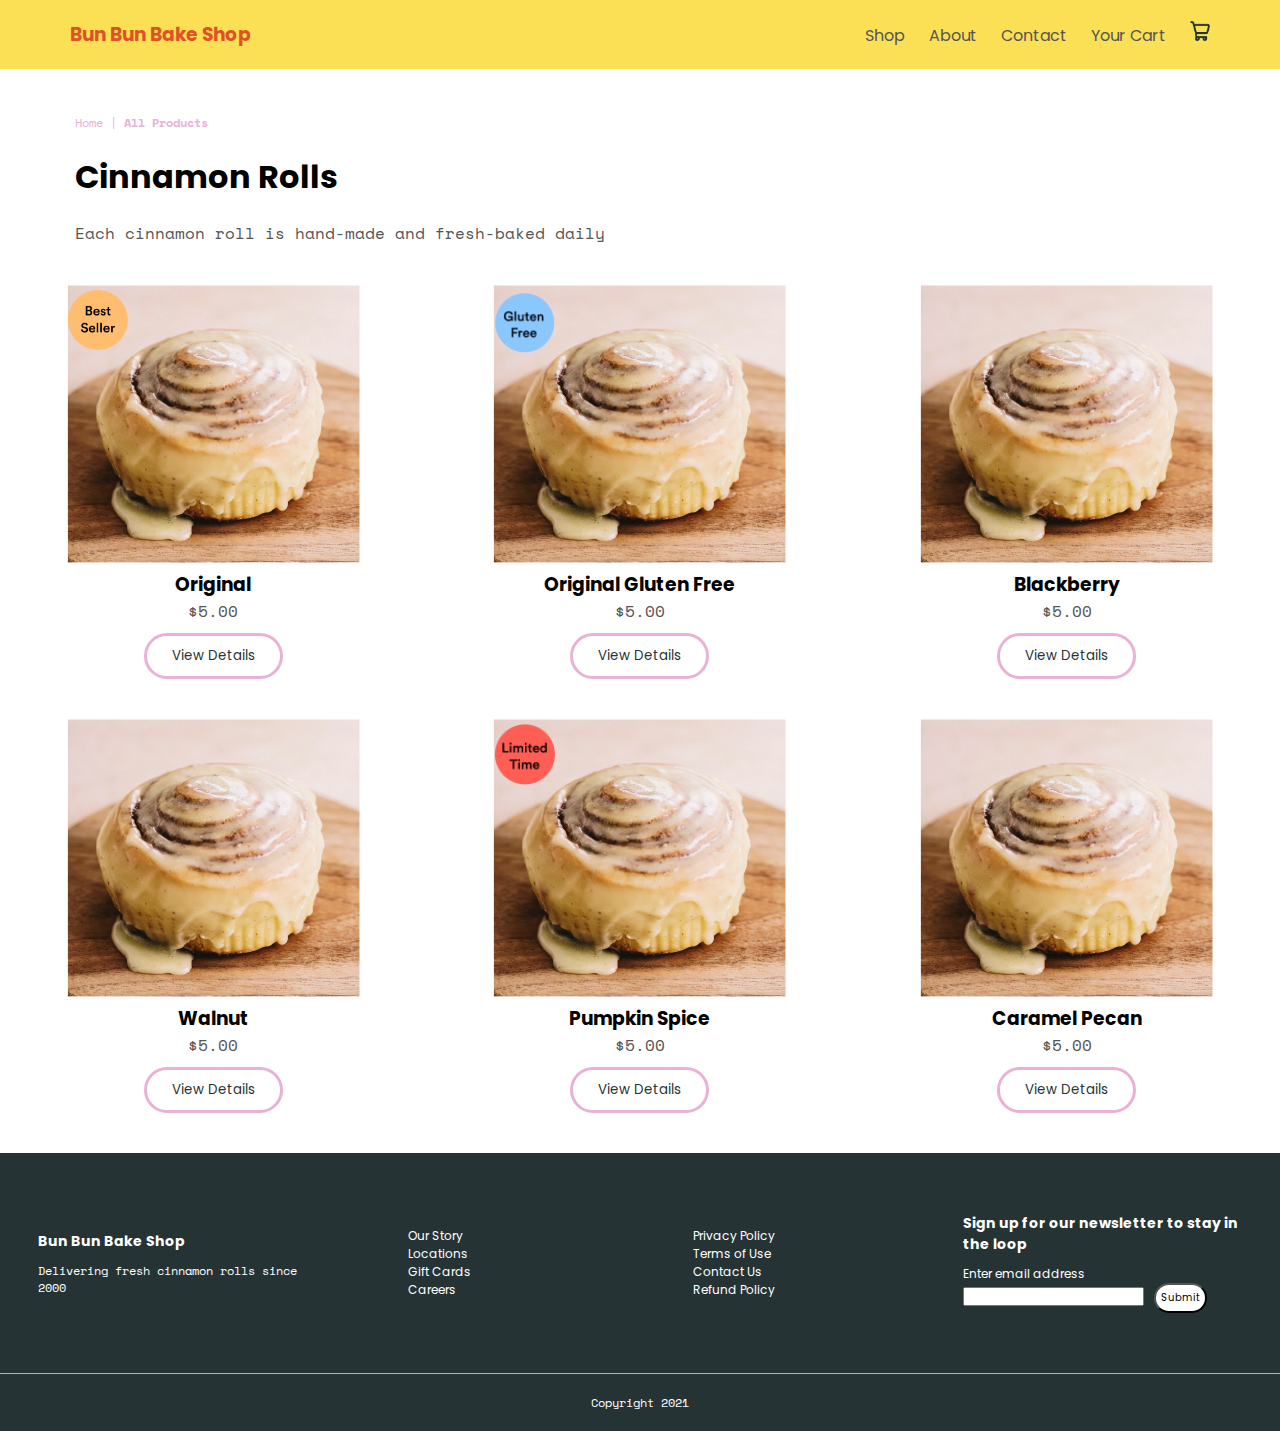
<file: Assignment_6A/Assignment5_Products.html>
<!DOCTYPE html>
<html lang="en">
<head>
	<meta charset="UTF-8">
	<title>Bun Bun Bake Shop</title>
	<script src="js/Assignment5_js.js"></script>
	<link rel="stylesheet" href="css/Assignment5style.css">
	<link rel="preconnect" href="https://fonts.googleapis.com">
	<link rel="preconnect" href="https://fonts.gstatic.com" crossorigin>
	<link rel="stylesheet" href="https://fonts.googleapis.com/css2?family=Poppins:wght@400;500;600;700&display=swap"> 
	<link rel="stylesheet" href="https://fonts.googleapis.com/css2?family=Space+Mono&display=swap">
</head>
<body>


	<div class="header">
	<div class ="container">

		<!------Navigation Bar----------->
		<div class="navbar">
			<div class="logo">
				<!---- Logo image: <img src="assets/BBBSLogo.png" alt="Bun Bun Bake Shop">--->
				<h3>Bun Bun Bake Shop</h3>
			</div>
				<nav>
					<ul>
						<li><a href="index.html">Shop</a></li>
						<li><a href="">About</a></li>
						<li><a href="Assignment5_Contact.html">Contact</a></li>
						<li><a href="Assignment6_ShoppingCart.html" id="your-cart">Your Cart</a></li>
					</ul>
				<img class="cart-icon" src="assets/CartIcon.png" width="20px" height="20px">
				</nav>
		</div>

		<!------Location Breadcrumbs Section----------->
		<div class="breadcrumbs">
			<p>
				<a href="index.html" class="location-breadcrumbs">Home | </a> 
				<a href="" class="location-breadcrumbs"><strong>All Products</strong></a>
			</p>
		</div>

		<!------Title Section----------->

		<div class="cinnamon-rolls-title">
			<h1>Cinnamon Rolls</h1>
			<p>Each cinnamon roll is hand-made and fresh-baked daily</p>
		</div>

		<!------Product Images Section----------->
		<div class="cinnamon-rolls-products">
			<div class="row">
				<div class="col-3">
					<img id="bs-sticker" src="assets/BestSellerSticker.png" alt="Best Seller">
					<a href="Assignment5_ProductDetails.html"><img class="CinBun" src="assets/CinBun.png" alt="Cinnamon Bun Original Flavor"></a>
					<h3>Original</h3>
					<p>$5.00</p>
					<a href="Assignment5_ProductDetails.html"><button class="Quick-View-Home-Button">View Details</button></a>
				</div>
				<div class="col-3">
					<img id="bs-sticker" src="assets/GlutenFreeSticker.png" alt="Gluten Free">
					<img class="CinBun" src="assets/CinBun.png" alt="Cinnamon Bun Original Gluten Free Flavor">
					<h3>Original Gluten Free</h3>
					<p>$5.00</p>
					<button class="Quick-View-Home-Button">View Details</button>
				</div>
				<div class="col-3">
					<img class="CinBun" src="assets/CinBun.png" alt="Cinnamon Bun Blackberry Flavor">
					<h3>Blackberry</h3>
					<p>$5.00</p>
					<button class="Quick-View-Home-Button">View Details</button>
				</div>
			</div>

			<div class="row">
				<div class="col-3">
					<img class="CinBun" src="assets/CinBun.png" alt="Cinnamon Bun Walnut Flavor">
					<h3>Walnut</h3>
					<p>$5.00</p>
					<button class="Quick-View-Home-Button">View Details</button>
				</div>
				<div class="col-3">
					<img id="bs-sticker" src="assets/LimitedTimeSticker.png" alt="Limited Time Only">
					<img class="CinBun" src="assets/CinBun.png" alt="Cinnamon Bun Pumpkin Spice Flavor">
					<h3>Pumpkin Spice</h3>
					<p>$5.00</p>
					<button class="Quick-View-Home-Button">View Details</button>
				</div>
				<div class="col-3">
					<img class="CinBun" src="assets/CinBun.png" alt="Cinnamon Bun Caramel Pecan Flavor">
					<h3>Caramel Pecan</h3>
					<p>$5.00</p>
					<button class="Quick-View-Home-Button">View Details</button>
				</div>
			</div>
		</div>



	<!------Footer Section----------->

	<div class="footer">
		<div class="container">
		<div class="row">
				<div class="footer-col-1">
					<h3>Bun Bun Bake Shop</h3>
					<p>Delivering fresh cinnamon rolls since 2000</p>
				</div>
				<div class="footer-col-2">
					<ul>
						<li>Our Story</li>
						<li>Locations</li>
						<li>Gift Cards</li>
						<li>Careers</li>
					</ul>
				</div>
				<div class="footer-col-3">
					<ul>
						<li>Privacy Policy</li>
						<li>Terms of Use</li>
						<li>Contact Us</li>
						<li>Refund Policy</li>
					</ul>
				</div>
				<div class="footer-col-4">
					<h3>Sign up for our newsletter to stay in the loop</h3>
					<label for="email">Enter email address</label>
					<input type="email" id="email" name="email"><button>Submit</button>
				</div>
		</div>
		<hr>
		<p class="copyright">Copyright 2021</p>
	</div>
</file>
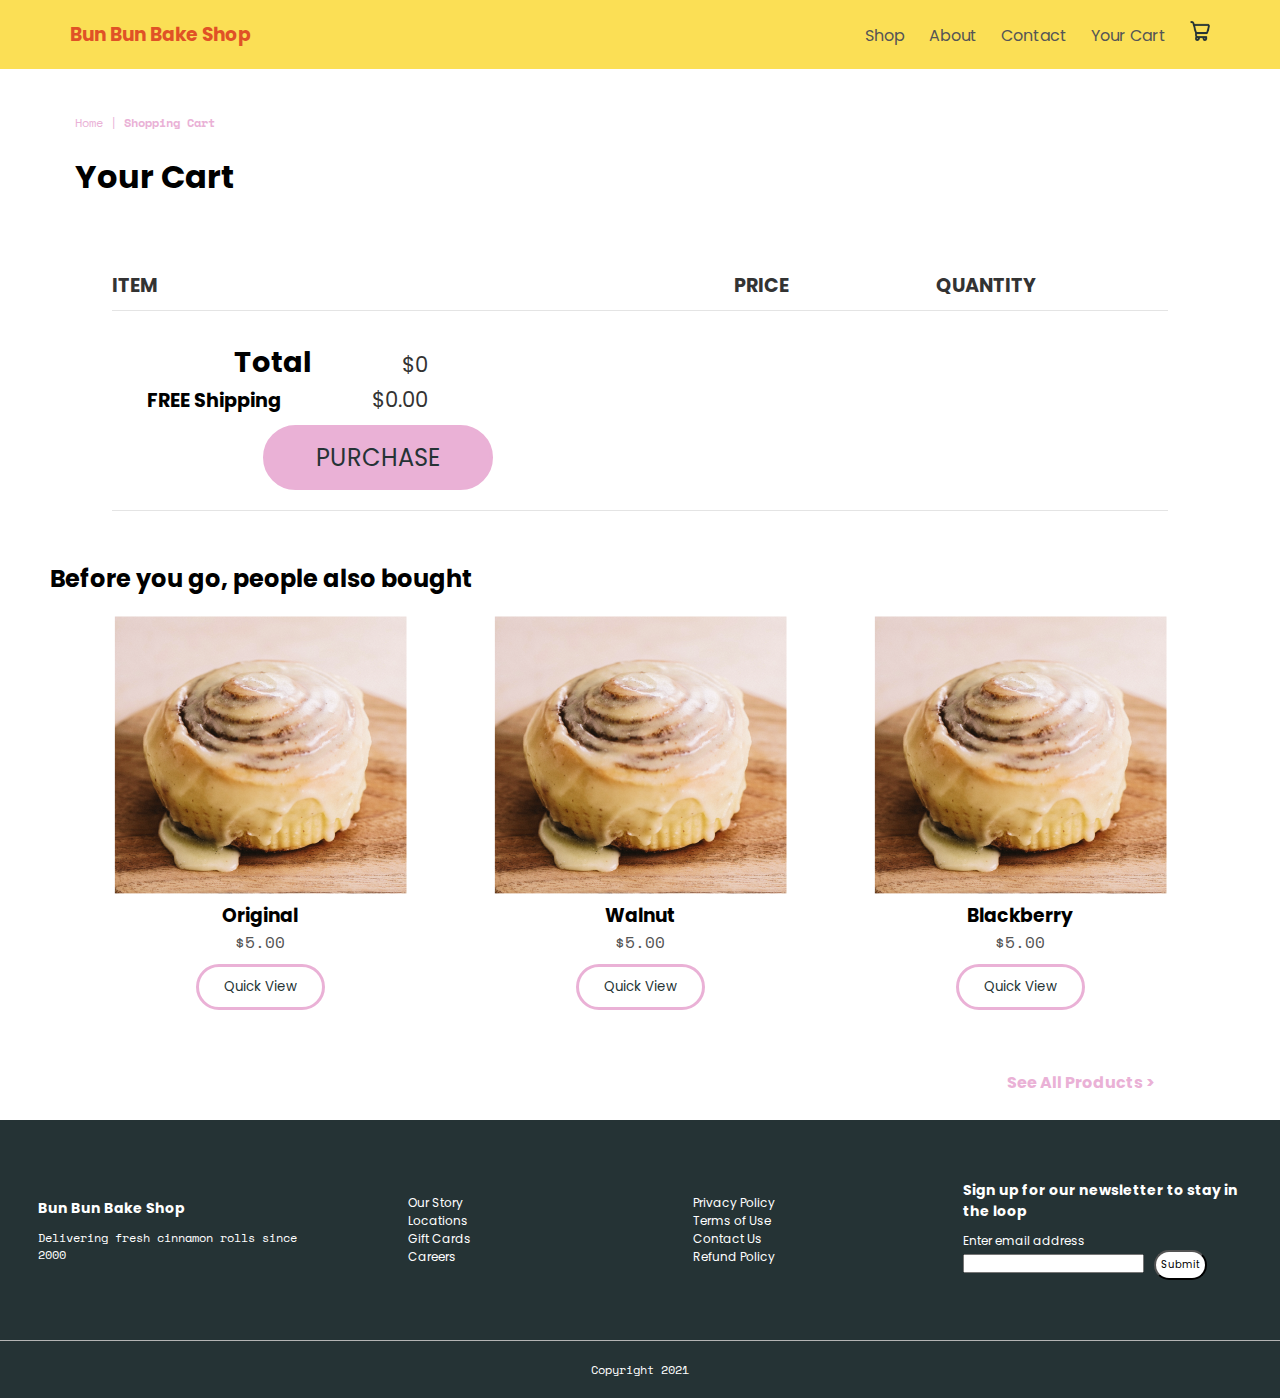
<file: Assignment_6A/Assignment6_ShoppingCart.html>
<!DOCTYPE html>
<html lang="en">
<head>
	<meta charset="UTF-8">
	<title>Bun Bun Bake Shop</title>
	<link rel="stylesheet" href="css/Assignment5style.css">
	<script src="js/Assignment5_js.js"></script>
	<script src="js/Assignment6_ShoppingCart.js"></script>
	<link rel="preconnect" href="https://fonts.googleapis.com">
	<link rel="preconnect" href="https://fonts.gstatic.com" crossorigin>
	<link rel="stylesheet" href="https://fonts.googleapis.com/css2?family=Poppins:wght@400;500;600;700&display=swap"> 
	<link rel="stylesheet" href="https://fonts.googleapis.com/css2?family=Space+Mono&display=swap">
</head>
<body>


	<div class="header">
	<div class ="container">

		<!------Navigation Bar----------->
		<div class="navbar">
			<div class="logo">
				<!---- Logo image: <img src="assets/BBBSLogo.png" alt="Bun Bun Bake Shop">--->
				<h3>Bun Bun Bake Shop</h3>
			</div>
				<nav>
					<ul>
						<li><a href="Assignment5_Products.html">Shop</a></li>
						<li><a href="">About</a></li>
						<li><a href="Assignment5_Contact.html">Contact</a></li>
						<li><a href="" id="your-cart">Your Cart</a></li>
					</ul>
				<img class="cart-icon" src="assets/CartIcon.png" width="20px" height="20px">
				</nav>
		</div>

		<!------Location Breadcrumbs Section----------->
		<div class="breadcrumbs">
			<p>
				<a href="index.html" class="location-breadcrumbs">Home | </a> 
				<a href="" class="location-breadcrumbs"><strong>Shopping Cart</strong></a>
			</p>
		</div>

		<!------Title Section----------->

		<div class="cinnamon-rolls-title">
			<h1>Your Cart</h1>
		</div>

		<section class="container-cart content-section">
            <div class="cart-row">
                <span class="cart-item cart-header cart-column">ITEM</span>
                <span class="cart-price cart-header cart-column">PRICE</span>
                <span class="cart-quantity cart-header cart-column">QUANTITY</span>
            </div>

            <div class="cart-items" id="cart-items-list">
            	
                <div class="cart-row">
               
               <!--      <div class="cart-item cart-column">
                        <img class="cart-item-image" src="assets/CinBun.png" width="100" height="100">
                        <span class="cart-item-title">Original Cinnamon Roll</span>
	                       <div class="product-badge">
							<span class="product-badge-text">BEST SELLER</span>
							</div>
                    </div>
                    <span class="cart-price cart-column">$5.00</span>
                    <div class="cart-quantity cart-column">
                        <input class="cart-quantity-input" type="number" value="1" readonly>
                        <button class="btn btn-danger" type="button"><img src="assets/trash_icon.png" alt="trash can icon" class="trash-icon-img"></button>
                    </div>
                </div>
 				-->

                <!-----<div class="cart-row">
                    <div class="cart-item cart-column">
                        <img class="cart-item-image" src="assets/CinBun.png" width="100" height="100">
                        <span class="cart-item-title">Pumpkin Spice Cinnamon Roll</span>
	                        <div class="product-badge">
								<span class="product-badge-text">LIMITED TIME</span>
								</div>
	                    	</div>
                    	<span class="cart-price cart-column">$5.00</span>
                    <div class="cart-quantity cart-column">
                        <input class="cart-quantity-input" type="number" value="3" readyonly>
                        <button class="btn btn-danger" type="button"><img src="assets/trash_icon.png" alt="trash can icon" class="trash-icon-img"></button>
                    </div>
                    ---->
                </div>

            </div>
            

            <div class="cart-row">
            	<div class="cart-item cart-column">
		            <div class="cart-total">
		                <strong class="cart-total-title" >Total</strong>
		                <span class="cart-total-price" id="final-total-price">$10.00</span>
		                <br>
		                <strong class="cart-shipping-title">FREE Shipping</strong>
		                <span class="cart-total-price">$0.00</span>
		                <br>
		                <button class="btn btn-primary btn-purchase" type="button">PURCHASE</button>
		            </div>
		        </div>
       		 </div>
            
        </section>



		<!------ Items and Cart Section personal test 

		<div class="shopping-bag-container">

				<div class="js-items">

				<div class="shopping-bag-header">
					<div class="shopping-bag-header-item">
						<h5>Items</h5>
					</div>

					<div class="shopping-bag-header-price">
						<h5>Price</h5>
					</div>

					<div class="shoppingbag-row">
						<div class="shoppingbag-image">
							<a href="Assignment5_ProductDetails.html"><img src="assets/CinBun.png" alt="Cinnamon Bun Original Flavor"></a>
						</div>
					</div>

					<div class="shoppingbag-body">
						<div class="u-flex">
							<div class="shopping-bag_prod-info">
								<div class="product-badge">
									<span class="product-badge-text">BEST SELLER</span>
								</div>
							</div>
						</div>


					</div>
			----------->









		</div>

















		<!------ Impulse Buy Section----------->

		<div class="you-might-like">
			<h2>Before you go, people also bought</h2>
		<div class="row" style="padding:20px">
			<!------<img id="bs-sticker-home" src="assets/BestSellerSticker.png"> ---->
			<div class="col-3">
				<a href="Assignment5_ProductDetails.html"><img class="CinBun" src="assets/CinBun.png" alt="Cinnamon Bun Original Flavor"></a>
				<h3>Original</h3>
				<p>$5.00</p>
				<button class="Quick-View-Home-Button" onclick="on()">Quick View</button>

				<!---------- Quick View Pop-Up ----------->

					<div id="overlay" onclick="off()">
						<div id="text">
							<a href="Assignment5_ProductDetails.html" id="quick-view-header">
									<h3>Original Cinnamon Roll</h3>
							</a>
							<div id="quick-view-description">
								<div class="CinBun-Quick-View-img">
									<img src="assets/CinBun_QuickView.png" alt="Cinnamon Bun Original Flavor Quick View">
								</div>
								<div class="CinBun-Quick-View-text">
									<h3>$5.00 / roll</h3>
									<p>A favorite of the bakery staff and customers, this soft, delicate roll is perfumed by a sweet pure vanilla flavor for an effect and taste that is simply divine!</p>
								</div>
							</div>
									
								<h3>Quantity</h3>
									<button class="quantity-btn-quick-view">1</button>
									<button class="quantity-btn-quick-view">3</button>
									<button class="quantity-btn-quick-view">6</button>
									<button class="quantity-btn-quick-view">12</button>
								<h3>Glazing</h3>
									<div class="dropdown">
									  <button onclick="myFunction()" class="drop-btn">None</button>
									  <div id="myDropdown" class="dropdown-content">
									    <a href="#">Sugar-Milk</a>
									    <a href="#">Vanilla-Milk</a>
									    <a href="#">Double Chocolate</a>
									  </div>
									</div>
								<a href="" class="btn">Add to Cart</a>
									<br>
								<a href="Assignment5_ProductDetails.html"><u>Full Details</u></a>
						</div>

				<!------ End of Quick View Pop Up ----------->
						
				</div>
			</div>
			<div class="col-3">
				<img class="CinBun" src="assets/CinBun.png" alt="Cinnamon Bun Walnut Flavor">
				<h3>Walnut</h3>
				<p>$5.00</p>
				<button class="Quick-View-Home-Button">Quick View</button>

			</div>
			<div class="col-3">
				<img class="CinBun" src="assets/CinBun.png" alt="Cinnamon Bun Blackberry Flavor">
				<h3>Blackberry</h3>
				<p>$5.00</p>
				<button class="Quick-View-Home-Button">Quick View</button>
			</div>
		</div>
	<a class="quicklink" href="Assignment5_Products.html">See All Products ></a>
	</div>


		<!------Footer Section----------->

		<div class="footer">
			<div class="container">
			<div class="row">
					<div class="footer-col-1">
						<h3>Bun Bun Bake Shop</h3>
						<p>Delivering fresh cinnamon rolls since 2000</p>
					</div>
					<div class="footer-col-2">
						<ul>
							<li>Our Story</li>
							<li>Locations</li>
							<li>Gift Cards</li>
							<li>Careers</li>
						</ul>
					</div>
					<div class="footer-col-3">
						<ul>
							<li>Privacy Policy</li>
							<li>Terms of Use</li>
							<li>Contact Us</li>
							<li>Refund Policy</li>
						</ul>
					</div>
					<div class="footer-col-4">
						<h3>Sign up for our newsletter to stay in the loop</h3>
						<label for="email">Enter email address</label>
						<input type="email" id="email" name="email"><button>Submit</button>
					</div>
			</div>
			<hr>
			<p class="copyright">Copyright 2021</p>
		</div>
</file>
<file: css/Assignment5style.css>
*{
	margin: 0;
	padding: 0;
	box-sizing: border-box;
}

body{
	font-family: 'Poppins', sans-serif;
}

.navbar{
	display: flex;
	align-items: center;
	padding: 20px 20px 20px 20px;
    background-color: #FBDF55;
    margin-bottom: 20px;
}

.navbar h3 {
	color: #E05226;
	padding-left: 50px;
}

.menu-icon{
	width: 18px;
	margin-left: 20px;
	display: none;
}

nav{
	flex: 1;
	text-align: right;
	padding-right: 50px;
}
nav ul{
	display: inline-block;
	list-style-type: none;
}

nav ul a:hover{
	color: #E05226;
}


li{
	display: inline-block;
	margin-right: 20px;
}
a{
	text-decoration: none;
	color: #555;
}

p{
	color: #555;
	font-family: 'Space Mono', monospace;
}


/* --------------- Home Page --------------- */


.container{
	margin: auto;
}
.row{
	display: flex;
	align-items: center;
	flex-wrap: wrap;
	justify-content: space-around;
}

.col-40p{
	flex-basis: 40%;
	min-width: 240px;

}

.col-60p {
	flex-basis: 60%;
	min-width: 360px;
	padding-left: 30px;
}

.introduction{
	padding-left: 40px;
}

.introduction p {
	padding-bottom: 20px;
}

.slogan{
	max-width: 500px;
    padding-left: 20px;
}

.col-2 img{
	max-width: 100%;
	padding-left: 30px;
	box-shadow: none;
	border: 0px;
}

.col-2 h1{
	font-size: 20px;
	color: #253335;
}

.btn2{
	display: inline-block;
	background: #fff;
	color: #253335;
	padding: 12px 50px 12px 50px;
	margin: 10px 10px 10px 0;
	border-radius: 50px;
	border-color: #EAB1D6;
	border-style: solid;
	border-width: 3px;
	transition: background 0.2s;
}

.btn{
	display: inline-block;
	background: #EAB1D6;
	color: #253335;
	padding: 12px 50px 12px 50px;
	margin: 10px 0 10px 10px;
	border-radius: 50px;
	border-color: #EAB1D6;
	border-style: solid;
	border-width: 3px;
	transition: background 0.2s;
}


.btn:hover{
	background: #FBDF55;
	border-color: #FBDF55;
	font-weight: bold;
}

.btn2:hover{
	background: #FBDF55;
	border-color: #FBDF55;
	font-weight: bold;
}


.baking-today{
	/*max-width: 1080px;*/
	margin: auto;
	padding: 25px;
}

.col-3{
	position: relative; /*making position relative for the stickers*/
	flex-basis: 25%;
	min-width: 300px;
	margin-bottom: 30px;
	text-align: center;
}

.col-3 p{
	margin: 0;
	padding: 0;
}

.col-3 h3{
	margin: 0;
	padding: 0;
}

.col-3 button{
	font-family: Poppins, sans-serif;
	background: #fff;
	color: #253335;
	padding: 10px 25px 10px 25px;
	margin: 10px;
	border-radius: 50px;
	border-color: #EAB1D6;
	border-style: solid;
	border-width: 3px;
	transition: background 0.2s;
}


.col-3 button:hover{
	background: #FBDF55;
	border-color: #FBDF55;
	font-weight: bold;
}

/* #bs-sticker-home {
	position: absolute;
	right: 850px;
	bottom: 150px;
	z-index: 1;
	max-width: 75px;
} */

.CinBun {
	max-width: 300px;
	/*padding-top: 25px;*/
	display: inline-block;
	/*padding: 20px;*/
}

.title{
	text-align: center;
	margin: 0 auto;
	position: relative;
	line-height: 60px;
	color: #253335;
	overflow: hidden;
}

.title:before,
.title:after {
    background-color: #C4C4C4;
    content: "";
    display: inline-block;
    height: 1px;
    position: relative;
    vertical-align: middle;
    width: 50%;
}
.title:before {
    right: 0.5em;
    margin-left: -50%;
}
.title:after {
    left: 0.5em;
    margin-right: -50%;
}

.quicklink {
	color: #EAB1D6;
	font-weight: bold;
	float: right;
	padding-right: 75px;
}

.quicklink:hover{
	color: #E05226;
}


.located{
	/*max-width: 1080px;*/
	margin: auto;
	padding: 25px;
}


.located .row img{
	min-width: 50px;
	flex-basis: 95%;
	text-align: center;
	margin: 20px 0 20px 0;
}

.located h3{
	padding: 15px;
}

.located .col-3 p{
	text-align: left;
	margin-left: 60px;
	margin-top: 10px;
	font-size: 12px;
}

.bun-car-heart-icons{
	align-content: center;
	max-width: 1080px;
	margin: auto;
	padding: 25px;
}

.bun-car-heart-icons img{
	display: flex;
	flex-shrink: 3;
	justify-content: center;
}




/*----------------- Footer ---------------*/

.footer{
	width: 100%;
	background: #253335;
	font-size: 12px;
	padding: 40px 0 20px;
}

.footer h3{
	margin-bottom: 10px;
	color: #fff;
}

.footer p {
	color: #fff;
}

.footer-col-1, .footer-col-4{
	flex-basis: 25%;
	min-width: 250px;
	margin-bottom: 20px;
	padding: 20px;
	text-align: left;
}

.footer-col-2, .footer-col-3 {
	flex-basis: 10%;
	min-width: 250px;
	margin-bottom: 20px;
	padding: 10px;
	text-align: left;
}

 .footer ul{
 	margin-left: 25px;
 	margin-right: 25px;
	list-style-type: none;
	color: #fff;
}

 .footer label{
	color: #fff;
}

 .footer button{
 	border-radius: 50px;
 	font-family: Poppins, sans-serif;
 	font-size: 10px;
 	background-color: #fff;
 	padding: 5px;
 	margin-left: 10px;
 }

 .footer li{
 	display: block;
 }

.footer hr{
	border: none;
	background:#b5b5b5;
	height: 1px;
	margin: 20px 0;
}

.copyright{
	text-align: center;
}



/* --------------- The Modal (background)---------------  */
.modal {
  display: none; /* Hidden by default */
  position: fixed; /* Stay in place */
  z-index: 1; /* Sit on top */
  left: 0;
  top: 0;
  width: 100%; /* Full width */
  height: 100%; /* Full height */
  overflow: auto; /* Enable scroll if needed */
  background-color: rgb(0,0,0); /* Fallback color */
  background-color: rgba(0,0,0,0.4); /* Black w/ opacity */
}

/* Modal Content/Box */
.modal-content {
  background-color: #fefefe;
  margin: 15% auto; /* 15% from the top and centered */
  padding: 20px;
  border: 1px solid #888;
  width: 80%; /* Could be more or less, depending on screen size */
}

/* The Close Button */
.close {
  color: #aaa;
  float: right;
  font-size: 28px;
  font-weight: bold;
}

.close:hover,
.close:focus {
  color: black;
  text-decoration: none;
  cursor: pointer;
}



/* ------------------------------ All Products Page ------------------------------ */

.breadcrumbs{
	padding: 20px 0 20px 75px;
}

.location-breadcrumbs{
	color: #EAB1D6;
	font-size: 12px;
}

.location-breadcrumbs:hover{
	color: #E05226;
}

.cinnamon-rolls-title{
	padding-left: 75px;
	padding-bottom: 40px;
}

.cinnamon-rolls-title h1{
	padding-bottom: 20px;
}

#bs-sticker{
	position: absolute;
	width: 60px;
	z-index: 3;
	top: 5px;
	left: 15px;
}



/* ------------------------------ Products Details Page ------------------------------ */

.col-60p-details{
	flex-basis: 50%;
	padding-right: 50px;
}

.col-60p-details h2{
	padding: 10px 0 10px 0;
	font-size: 18px;
}

.details-pic{
	position: relative;
	padding: 30px;
}

#bs-sticker-details{
	position: absolute;
	width: 60px;
	z-index: 3;
	top: 5px;
	left: 15px;
}

.quantity-btn{
	display: inline-block;
	background: #fff;
	font-family:'Poppins',sans-serif; 
	color: #253335;
	padding: 12px 50px 12px 50px;
	margin: 10px 0 10px 10px;
	border-radius: 10px;
	border-color: #000;
	border-style: solid;
	border-width: 1px;
	transition: background 0.2s;
}

.quantity-btn:hover{
	background: #000;
	color: #fff;
	font-weight: bold;
}

.you-might-like{
	padding: 50px;
}


/* ------------------------------- Dropdown Button ------------------------------------------*/
.drop-btn {
  background-color: #fff;
  font-family:'Poppins',sans-serif; 
  color: #253335;
  padding: 12px 100px 12px 20px;
  margin: 10px 0 10px 10px;
  width: 350px;
  font-size: 16px;
  border-radius: 10px;
  border-color: #000;
  border-style: solid;
  border-width: 1px;
  text-align: left;
}

/* The container <div> - needed to position the dropdown content */
.dropdown {
  position: relative;
  display: block;
}

/* Dropdown Content (Hidden by Default) */
.dropdown-content {
  display: none;
  position: absolute;
  background-color: #f1f1f1;
  min-width: 160px;
  width: 350px;
  box-shadow: 0px 8px 16px 0px rgba(0,0,0,0.2);
  z-index: 1;
}

/* Links inside the dropdown */
.dropdown-content a {
  color: black;
  padding: 12px 16px;
  text-decoration: none;
  display: block;
}

/* Change color of dropdown links on hover */
.dropdown-content a:hover {background-color: #ddd;}

/* Show the dropdown menu on hover */
.dropdown:hover .dropdown-content {display: block;} 

/* Change the background color of the dropdown button when the dropdown content is shown */
.dropdown:hover .dropbtn {background-color: #3e8e41;}



/* ------------------------------- Nutrition Table ------------------------------------------*/

.details-container{
	display: table;
	width: 100%;
	padding: 20px 75px;
	margin-top: 30px;
}

.col-60p-nutrition {
	display: table-cell;
	flex-basis: 30%;
	padding: 10px;
}

.col-60p-nutrition p{
	font-size: 12px;
}

.col-60p-nutrition h1{
	font-size: 18px;
	color: #253335;
	padding-bottom: 20px;
}

.col-60p-ingredients{
	width: 60%;
	display: table-cell;
	padding: 10px 60px;
}

.col-60p-ingredients p{
	font-size: 12px;
}

.col-60p-ingredients h1{
	font-size: 18px;
	color: #253335;
	padding-bottom: 20px;
}

#nutritionfacts { 
    background-color:white; 
    border:1px #999999; 
    width: 70%; 
}
#nutritionfacts td { 
    color: #253335; 
    font-family: 'Space Mono', monospace;
    font-size:8pt; 
    padding:0; 
}
#nutritionfacts td.header { 
    font-family: 'Space Mono', monospace;
    font-size:28px; 
    white-space:nowrap; 
}        
#nutritionfacts div.label { 
    float:left; 
    font-family: 'Space Mono', monospace;
}
#nutritionfacts div.serving { 
    font-family: 'Space Mono', monospace;
    font-size:8pt; 
    text-align:center; 
}
#nutritionfacts div.weight { 
    display:inline; 
    font-family: 'Space Mono', monospace;
    padding-left:1px; 
}
#nutritionfacts div.dv { 
    display:inline; 
    float:right; 
    font-family: 'Space Mono', monospace;
}
#nutritionfacts table.vitamins td {  
    font-family: 'Space Mono', monospace;
    white-space:nowrap; 
    width: 40%;
}
#nutritionfacts div.line { 
    border-top:1px solid #999999; 
}
#nutritionfacts div.labellight { 
    float:left; 
    font-family: 'Space Mono', monospace;
}



/* ------------------------------- Contact Us Page ------------------------------------------*/


.contact-us{
	width: 50%;
	padding-left: 70px;
	margin-bottom: 60px;
}

.contact-us button{
	font-family: Poppins, sans-serif;
	background: #fff;
	color: #253335;
	padding: 10px 25px 10px 25px;
	margin: 10px;
	border-radius: 50px;
	border-color: #EAB1D6;
	border-style: solid;
	border-width: 3px;
	transition: background 0.2s;
}


.contact-us button:hover{
	background: #FBDF55;
	border-color: #FBDF55;
	font-weight: bold;
}

input[type=text], select, textarea {
  width: 100%;
  padding: 12px;
  border: 1px solid #ccc;
  margin-top: 6px;
  margin-bottom: 16px;
  resize: vertical;
}


#message{
	height: 150px;
}
</file>
<file: Assignment_6A/css/Assignment5style.css>
*{
	margin: 0;
	padding: 0;
	box-sizing: border-box;
}

body{
	font-family: 'Poppins', sans-serif;
}

.navbar{
	display: flex;
	align-items: center;
	padding: 20px 20px 20px 20px;
    background-color: #FBDF55;
    margin-bottom: 20px;
}

.navbar h3 {
	color: #E05226;
	padding-left: 50px;
}

.menu-icon{
	width: 18px;
	margin-left: 20px;
	display: none;
}

nav{
	flex: 1;
	text-align: right;
	padding-right: 50px;
}
nav ul{
	display: inline-block;
	list-style-type: none;
}

nav ul a:hover{
	color: #E05226;
}


li{
	display: inline-block;
	margin-right: 20px;
}
a{
	text-decoration: none;
	color: #555;
}

p{
	color: #555;
	font-family: 'Space Mono', monospace;
}


/* --------------- Home Page --------------- */


.container{
	margin: auto;
}
.row{
	display: flex;
	align-items: center;
	flex-wrap: wrap;
	justify-content: space-around;
}

.col-40p{
	flex-basis: 40%;
	min-width: 240px;

}

.col-60p {
	flex-basis: 60%;
	min-width: 360px;
	padding-left: 30px;
}

.introduction{
	padding-left: 40px;
}

.introduction p {
	padding-bottom: 20px;
	padding-right: 20px;
}

.slogan{
	max-width: 500px;
    padding-left: 20px;
}

.col-2 img{
	max-width: 100%;
	padding-left: 30px;
	box-shadow: none;
	border: 0px;
}

.col-2 h1{
	font-size: 20px;
	color: #253335;
}

.btn2{
	display: inline-block;
	background: #fff;
	color: #253335;
	padding: 12px 50px 12px 50px;
	margin: 10px 10px 10px 0;
	border-radius: 50px;
	border-color: #EAB1D6;
	border-style: solid;
	border-width: 3px;
	transition: background 0.2s;
}

.btn{
	display: inline-block;
	background: #EAB1D6;
	color: #253335;
	padding: 12px 50px 12px 50px;
	margin: 10px 0 10px 10px;
	border-radius: 50px;
	border-color: #EAB1D6;
	border-style: solid;
	border-width: 3px;
	transition: background 0.2s;
}


.btn:hover{
	background: #FBDF55;
	border-color: #FBDF55;
	font-weight: bold;
}

.btn2:hover{
	background: #FBDF55;
	border-color: #FBDF55;
	font-weight: bold;
}


.baking-today{
	/*max-width: 1080px;*/
	margin: auto;
	padding: 25px;
}

.col-3{
	position: relative; /*making position relative for the stickers*/
	flex-basis: 25%;
	min-width: 300px;
	margin-bottom: 30px;
	text-align: center;
}

.col-3 p{
	margin: 0;
	padding: 0;
}

.col-3 h3{
	margin: 0;
	padding: 0;
}

.Quick-View-Home-Button{
	font-family: Poppins, sans-serif;
	background: #fff;
	color: #253335;
	padding: 10px 25px 10px 25px;
	margin: 10px;
	border-radius: 50px;
	border-color: #EAB1D6;
	border-style: solid;
	border-width: 3px;
	transition: background 0.2s;
}


.Quick-View-Home-Button:hover{
	background: #FBDF55;
	border-color: #FBDF55;
	font-weight: bold;
}

/* #bs-sticker-home {
	position: absolute;
	right: 850px;
	bottom: 150px;
	z-index: 1;
	max-width: 75px;
} */

.CinBun {
	max-width: 300px;
	/*padding-top: 25px;*/
	display: inline-block;
	/*padding: 20px;*/
}

.title{
	text-align: center;
	margin: 0 auto;
	position: relative;
	line-height: 60px;
	color: #253335;
	overflow: hidden;
}

.title:before,
.title:after {
    background-color: #C4C4C4;
    content: "";
    display: inline-block;
    height: 1px;
    position: relative;
    vertical-align: middle;
    width: 50%;
}
.title:before {
    right: 0.5em;
    margin-left: -50%;
}
.title:after {
    left: 0.5em;
    margin-right: -50%;
}

.quicklink {
	color: #EAB1D6;
	font-weight: bold;
	float: right;
	padding-right: 75px;
}

.quicklink:hover{
	color: #E05226;
}


.located{
	/*max-width: 1080px;*/
	margin: auto;
	padding: 25px;
}


.located .row img{
	min-width: 50px;
	flex-basis: 95%;
	text-align: center;
	margin: 20px 0 20px 0;
}

.located h3{
	padding: 15px;
}

.located .col-3 p{
	text-align: left;
	margin-left: 60px;
	margin-top: 10px;
	font-size: 12px;
}

.bun-car-heart-icons{
	align-content: center;
	max-width: 1080px;
	margin: auto;
	padding: 25px;
}

.bun-car-heart-icons img{
	display: flex;
	flex-shrink: 3;
	justify-content: center;
}




/*----------------- Footer ---------------*/

.footer{
	width: 100%;
	background: #253335;
	font-size: 12px;
	padding: 40px 0 20px;
}

.footer h3{
	margin-bottom: 10px;
	color: #fff;
}

.footer p {
	color: #fff;
}

.footer-col-1, .footer-col-4{
	flex-basis: 25%;
	min-width: 250px;
	margin-bottom: 20px;
	padding: 20px;
	text-align: left;
}

.footer-col-2, .footer-col-3 {
	flex-basis: 10%;
	min-width: 250px;
	margin-bottom: 20px;
	padding: 10px;
	text-align: left;
}

 .footer ul{
 	margin-left: 25px;
 	margin-right: 25px;
	list-style-type: none;
	color: #fff;
}

 .footer label{
	color: #fff;
}

 .footer button{
 	border-radius: 50px;
 	font-family: Poppins, sans-serif;
 	font-size: 10px;
 	background-color: #fff;
 	padding: 5px;
 	margin-left: 10px;
 }

 .footer li{
 	display: block;
 }

.footer hr{
	border: none;
	background:#b5b5b5;
	height: 1px;
	margin: 20px 0;
}

.copyright{
	text-align: center;
}



/* --------------- Quick View Overlay Pop Up ---------------  */


#overlay {
  position: fixed; /* Sit on top of the page content */
  display: none; /* Hidden by default */
  width: 100%; /* Full width (cover the whole page) */
  height: 100%; /* Full height (cover the whole page) */
  top: 0;
  left: 0;
  right: 0;
  bottom: 0;
  background-color: rgba(0,0,0,0.5); /* Black background with opacity */
  z-index: 2; /* Specify a stack order in case you're using a different order for other elements */
  cursor: pointer; /* Add a pointer on hover */
}


#text{
  position: absolute;
  top: 50%;
  left: 50%;
  color: #253335;
  transform: translate(-50%,-50%);
  -ms-transform: translate(-50%,-50%);
  width: 500px;
  background-color: white;
  border-color:  #EAB1D6;
  padding: 20px;
  font-size: 12px;
}

#quick-view-header{
	color: black;
	font-size: 16px;
}

#quick-view-header:hover{
	color: #E05226;
}

.CinBun-Quick-View-img{
    display: inline-block;
    max-width: 50%;
    padding: 20px;
}

.CinBun-Quick-View-img img{
	max-width: 150px;
}

.CinBun-Quick-View-text{
    display: inline-block;
    max-width: 50%;
    text-align: left;
    padding: 20px;
}

.quantity-btn-quick-view{
	display: inline-block;
	background: #fff;
	font-family:'Poppins',sans-serif; 
	font-size: 12px;
	color: #253335;
	padding: 10px 30px 10px 30px;
	margin: 10px 0 10px 10px;
	border-radius: 10px;
	border-color: black;
	border-style: solid;
	border-width: 1px;
	transition: background 0.2s;
}

.quantity-btn-quick-view:hover{
	background: #000;
	color: #fff;
	font-weight: bold;
}


/* ------------------------------ All Products Page ------------------------------ */

.breadcrumbs{
	padding: 20px 0 20px 75px;
}

.location-breadcrumbs{
	color: #EAB1D6;
	font-size: 12px;
}

.location-breadcrumbs:hover{
	color: #E05226;
}

.cinnamon-rolls-title{
	padding-left: 75px;
	padding-bottom: 40px;
}

.cinnamon-rolls-title h1{
	padding-bottom: 20px;
}

#bs-sticker{
	position: absolute;
	width: 60px;
	z-index: 3;
	top: 5px;
	left: 15px;
}



/* ------------------------------ Products Details Page ------------------------------ */

.col-60p-details{
	flex-basis: 50%;
	padding-right: 50px;
}

.col-60p-details h2{
	padding: 10px 0 10px 0;
	font-size: 18px;
}

.details-pic{
	position: relative;
	padding: 30px;
}

#bs-sticker-details{
	position: absolute;
	width: 60px;
	z-index: 3;
	top: 5px;
	left: 15px;
}

.quantity-btn{
	display: inline-block;
	background: #fff;
	font-family:'Poppins',sans-serif; 
	color: #253335;
	padding: 12px 50px 12px 50px;
	margin: 10px 0 10px 10px;
	border-radius: 10px;
	border-color: #000;
	border-style: solid;
	border-width: 1px;
	transition: background 0.2s;
}

.quantity-btn:hover{
	background: #000;
	color: #fff;
	font-weight: bold;
}

.you-might-like{
	padding: 50px;
}


/* ------------------------------- Dropdown Button ------------------------------------------*/

.drop-btn {
  background-color: #fff;
  font-family:'Poppins',sans-serif; 
  color: #253335;
  padding: 12px 100px 12px 20px;
  margin: 10px 0 10px 10px;
  width: 350px;
  font-size: 16px;
  border-radius: 10px;
  border-color: #000;
  border-style: solid;
  border-width: 1px;
  text-align: left;
}

/* The container <div> - needed to position the dropdown content */
.dropdown {
  position: relative;
  display: block;
}

/* Dropdown Content */
.dropdown-content {
  background-color: #f1f1f1;
  min-width: 160px;
  width: 350px;
  z-index: 1;
}

/* Links inside the dropdown */
.dropdown-content a {
  color: black;
  padding: 12px 16px;
  text-decoration: none;
  display: block;
}

/* Change color of dropdown links on hover */
.dropdown-content a:hover {background-color: #ddd;}

/* Show the dropdown menu on hover */
.dropdown:hover .dropdown-content {display: block;} 

/* Change the background color of the dropdown button when the dropdown content is shown */
.dropdown:hover .dropbtn {background-color: #3e8e41;}



/* ------------------------------- Nutrition Table ------------------------------------------*/

.details-container{
	display: table;
	width: 100%;
	padding: 20px 75px;
	margin-top: 30px;
}

.col-60p-nutrition {
	display: table-cell;
	flex-basis: 30%;
	padding: 10px;
}

.col-60p-nutrition p{
	font-size: 12px;
}

.col-60p-nutrition h1{
	font-size: 18px;
	color: #253335;
	padding-bottom: 20px;
}

.col-60p-ingredients{
	width: 60%;
	display: table-cell;
	padding: 10px 60px;
}

.col-60p-ingredients p{
	font-size: 12px;
}

.col-60p-ingredients h1{
	font-size: 18px;
	color: #253335;
	padding-bottom: 20px;
}

#nutritionfacts { 
    background-color:white; 
    border:1px #999999; 
    width: 70%; 
}
#nutritionfacts td { 
    color: #253335; 
    font-family: 'Space Mono', monospace;
    font-size:8pt; 
    padding:0; 
}
#nutritionfacts td.header { 
    font-family: 'Space Mono', monospace;
    font-size:28px; 
    white-space:nowrap; 
}        
#nutritionfacts div.label { 
    float:left; 
    font-family: 'Space Mono', monospace;
}
#nutritionfacts div.serving { 
    font-family: 'Space Mono', monospace;
    font-size:8pt; 
    text-align:center; 
}
#nutritionfacts div.weight { 
    display:inline; 
    font-family: 'Space Mono', monospace;
    padding-left:1px; 
}
#nutritionfacts div.dv { 
    display:inline; 
    float:right; 
    font-family: 'Space Mono', monospace;
}
#nutritionfacts table.vitamins td {  
    font-family: 'Space Mono', monospace;
    white-space:nowrap; 
    width: 40%;
}
#nutritionfacts div.line { 
    border-top:1px solid #999999; 
}
#nutritionfacts div.labellight { 
    float:left; 
    font-family: 'Space Mono', monospace;
}



/* ------------------------------- Contact Us Page ------------------------------------------*/


.contact-us{
	width: 50%;
	padding-left: 70px;
	margin-bottom: 60px;
}

.contact-us button{
	font-family: Poppins, sans-serif;
	background: #fff;
	color: #253335;
	padding: 10px 25px 10px 25px;
	margin: 10px;
	border-radius: 50px;
	border-color: #EAB1D6;
	border-style: solid;
	border-width: 3px;
	transition: background 0.2s;
}


.contact-us button:hover{
	background: #FBDF55;
	border-color: #FBDF55;
	font-weight: bold;
}

input[type=text], select, textarea {
  width: 100%;
  padding: 12px;
  border: 1px solid #ccc;
  margin-top: 6px;
  margin-bottom: 16px;
  resize: vertical;
}


#message{
	height: 150px;
}


/* ------------------------------- Shopping Cart Page ------------------------------------------*/


.shopping-bag-container{
	margin: 75px;

}


.js-items{

}

.shopping-bag-header{
	display: block;

}

.shopping-bag-header-item{
	display: inline-block;

}
.shopping-bag-header-price{
	display: inline-block;
	float: right;

}

.shoppingbag-row{
	display: flex;
	padding-top: 10px;
	padding-bottom: 10px;
	border-top: 1px solid #e4e4e4;
}

.u-flex{
	display: flex;
}

.shoppingbag-image img{
	width: 50%;
	flex-direction: row;
    display: flex;
}

.shopping-bag_prod-info {
	display: block;
    flex: 2;
}

.product-badge{
	font-family: Poppins,Arial,sans-serif;
    font-size: 0.55rem;
    padding: 0 5px 0 5px;
    background-color: #fff;
    color: #000;
    display: block;
    justify-content: center;
    text-align: center;
    align-items: center;
    flex-wrap: wrap;
    border-radius: 1px;
    border: 1px solid #e4e4e4;
}

.product-badge-text{
	letter-spacing: .02rem;
}



/* ------------------------------- test 
source:  https://www.youtube.com/watch?v=YeFzkC2awTM
------------------------------------------*/

.trash-icon-img{
	width: 16px;
	height: 18px;
}


.container-cart{
    margin: 0 auto;
    padding: 0 4.5em;
    max-width: 1200px;
}

.cart-column {
    display: flex;
    align-items: center;
    border-bottom: 1px solid #e4e4e4;
    padding-bottom: 10px;
    margin-top: 10px;
}

.cart-row {
    display: flex;
}

.cart-item {
    width: 60%;
}

.cart-price {
    width: 20%;
    font-size: 1.2em;
    color: #333;
    padding-left: 20px;
}

.cart-quantity {
    width: 25%;
    padding-left: 20px;
}

.cart-item-title {
    color: #333;
    margin-left: .5em;
    margin-right: .5em;
    font-size: 1.0em;
}

.cart-header {
    font-weight: bold;
    font-size: 1.2em;
    color: #333;
}

.cart-item-image {
    width: 75px;
    height: auto;
    border-radius: 10px;
}

.btn-danger {
    color: white;
    background-color: #EB5757;
    border: none;
    border-radius: .3em;
    padding: 10px 20px 10px 20px;
    align-items: center;
}

.btn-danger:hover {
    background-color: black;
}

.cart-quantity-input {
    height: 34px;
    width: 50px;
    border-radius: 5px;
    border: 1px solid #56CCF2;
    background-color: #eee;
    color: #333;
    padding: 0;
    text-align: center;
    font-size: 1.2em;
    margin-right: 25px;
}

.cart-row:last-child {
    border-bottom: 1px solid #e4e4e4;
}

.cart-row:last-child .cart-column {
    border: none;
}

.cart-total {
    text-align: right;
    margin-top: 20px;
    padding-left: 35px;
    font-size: 1.2em;
}

.cart-total-title {
    font-weight: bold;
    font-size: 1.5em;
    color: black;
    margin-right: 20px;
}

.cart-shipping-title{
	font-weight: none;
    font-size: 1.0em;
    color: black;
    margin-right: 20px;
}

.cart-total-price {
    color: #333;
    font-size: 1.1em;
    padding: 0 65px;
}

.btn-purchase {
	font-family: Poppins, sans-serif;
    font-size: 1.25em;
}
</file>
